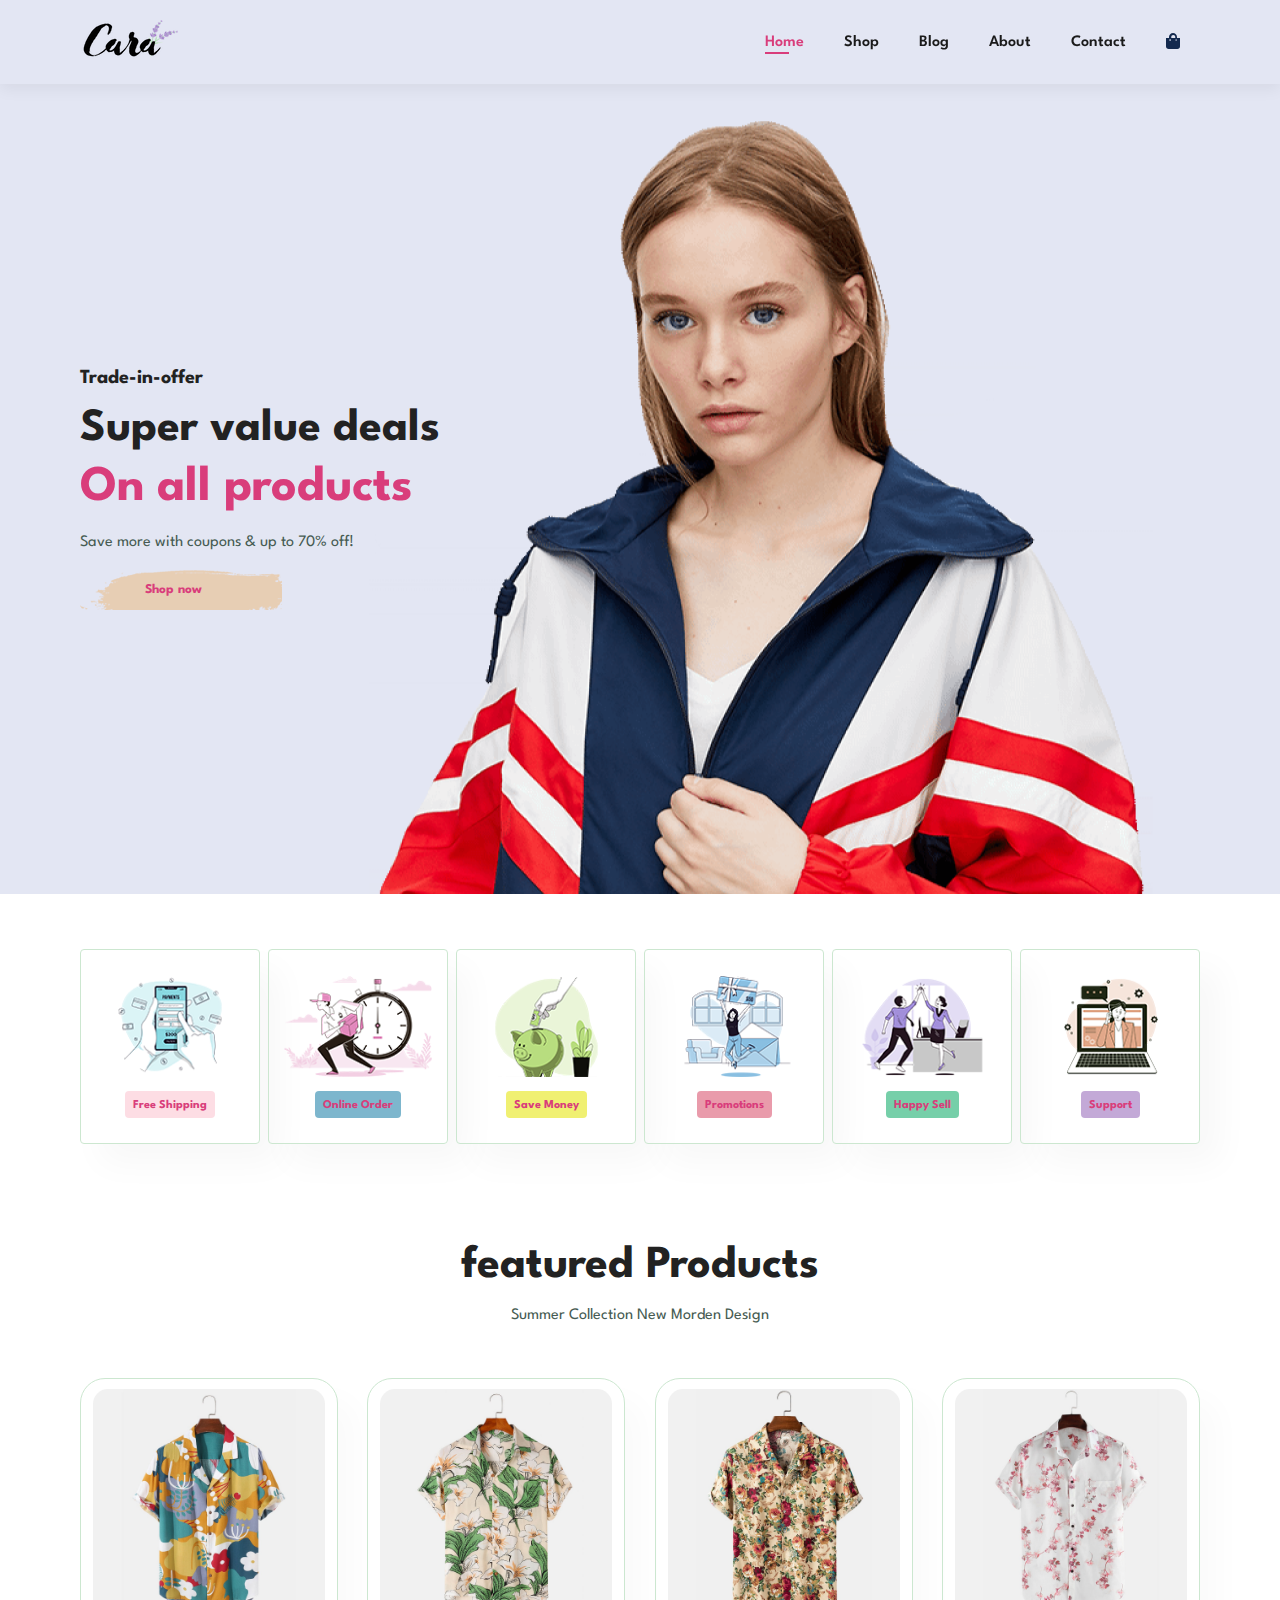
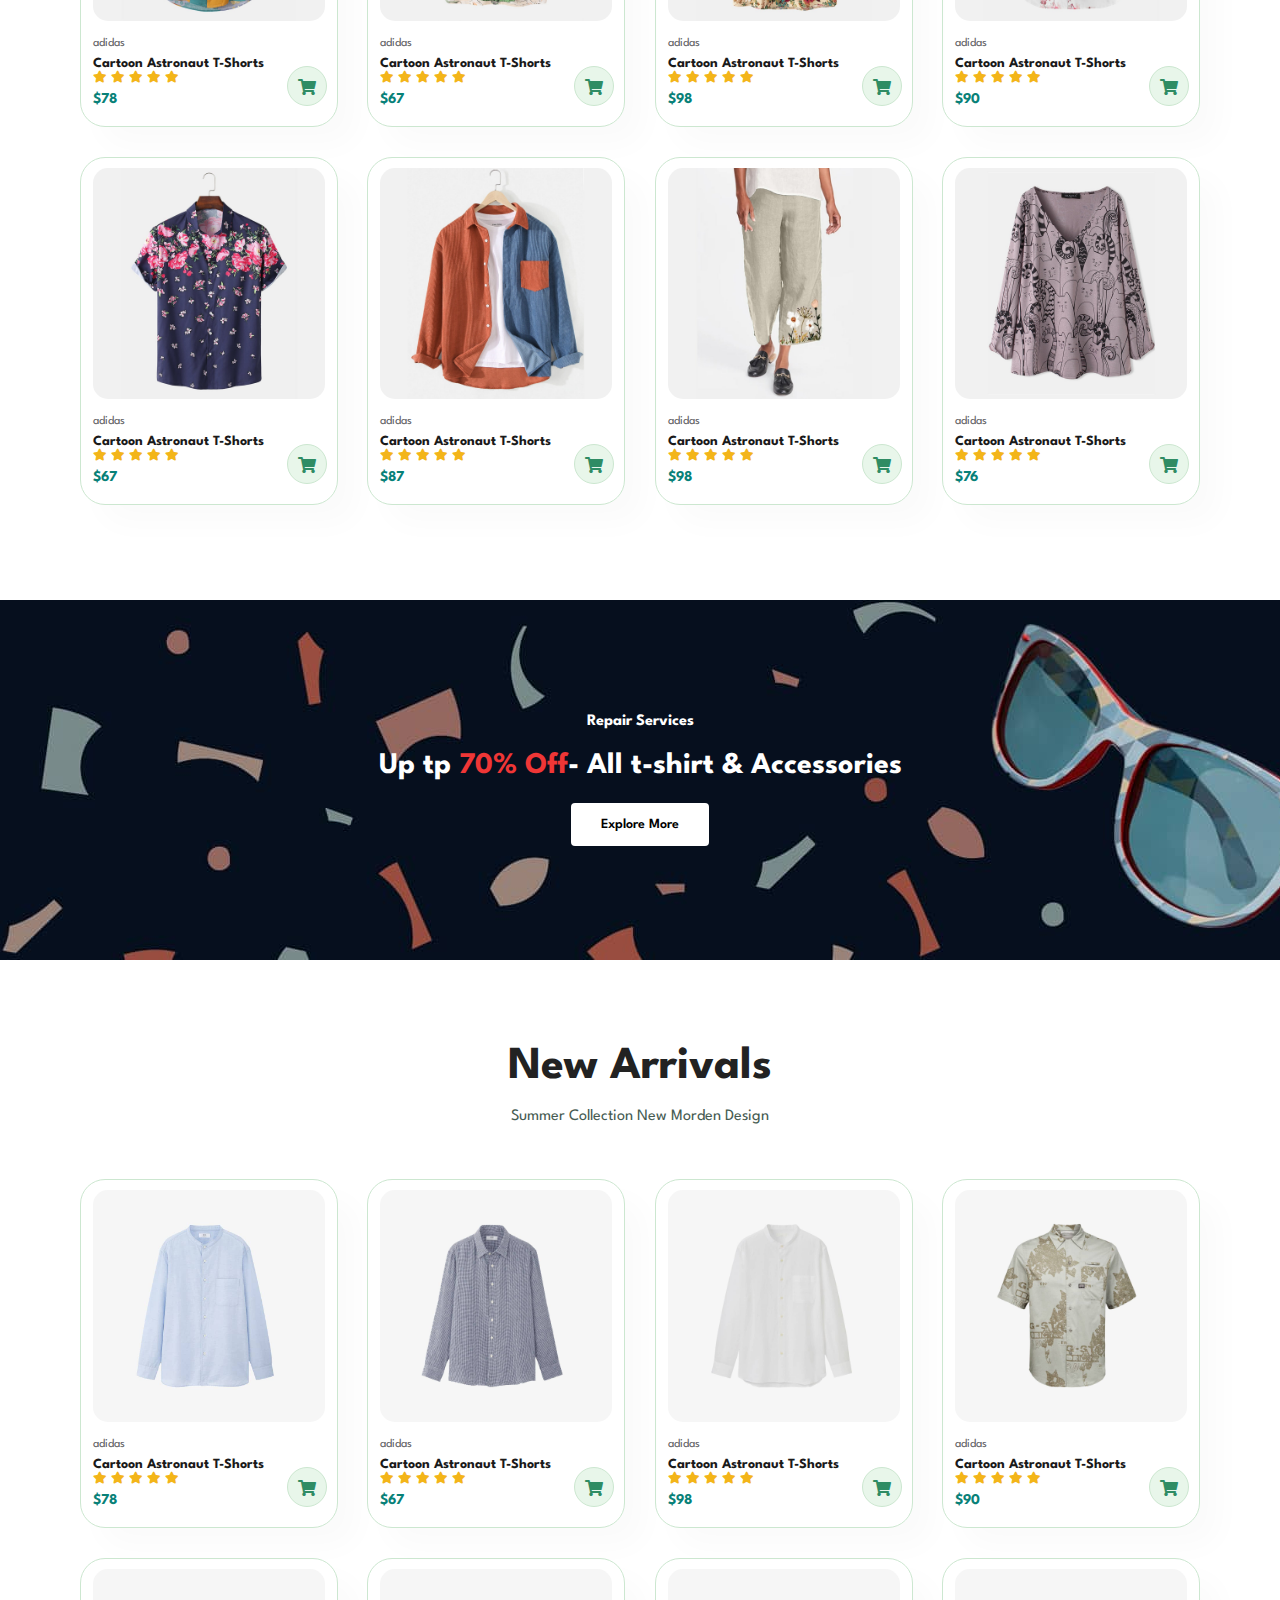
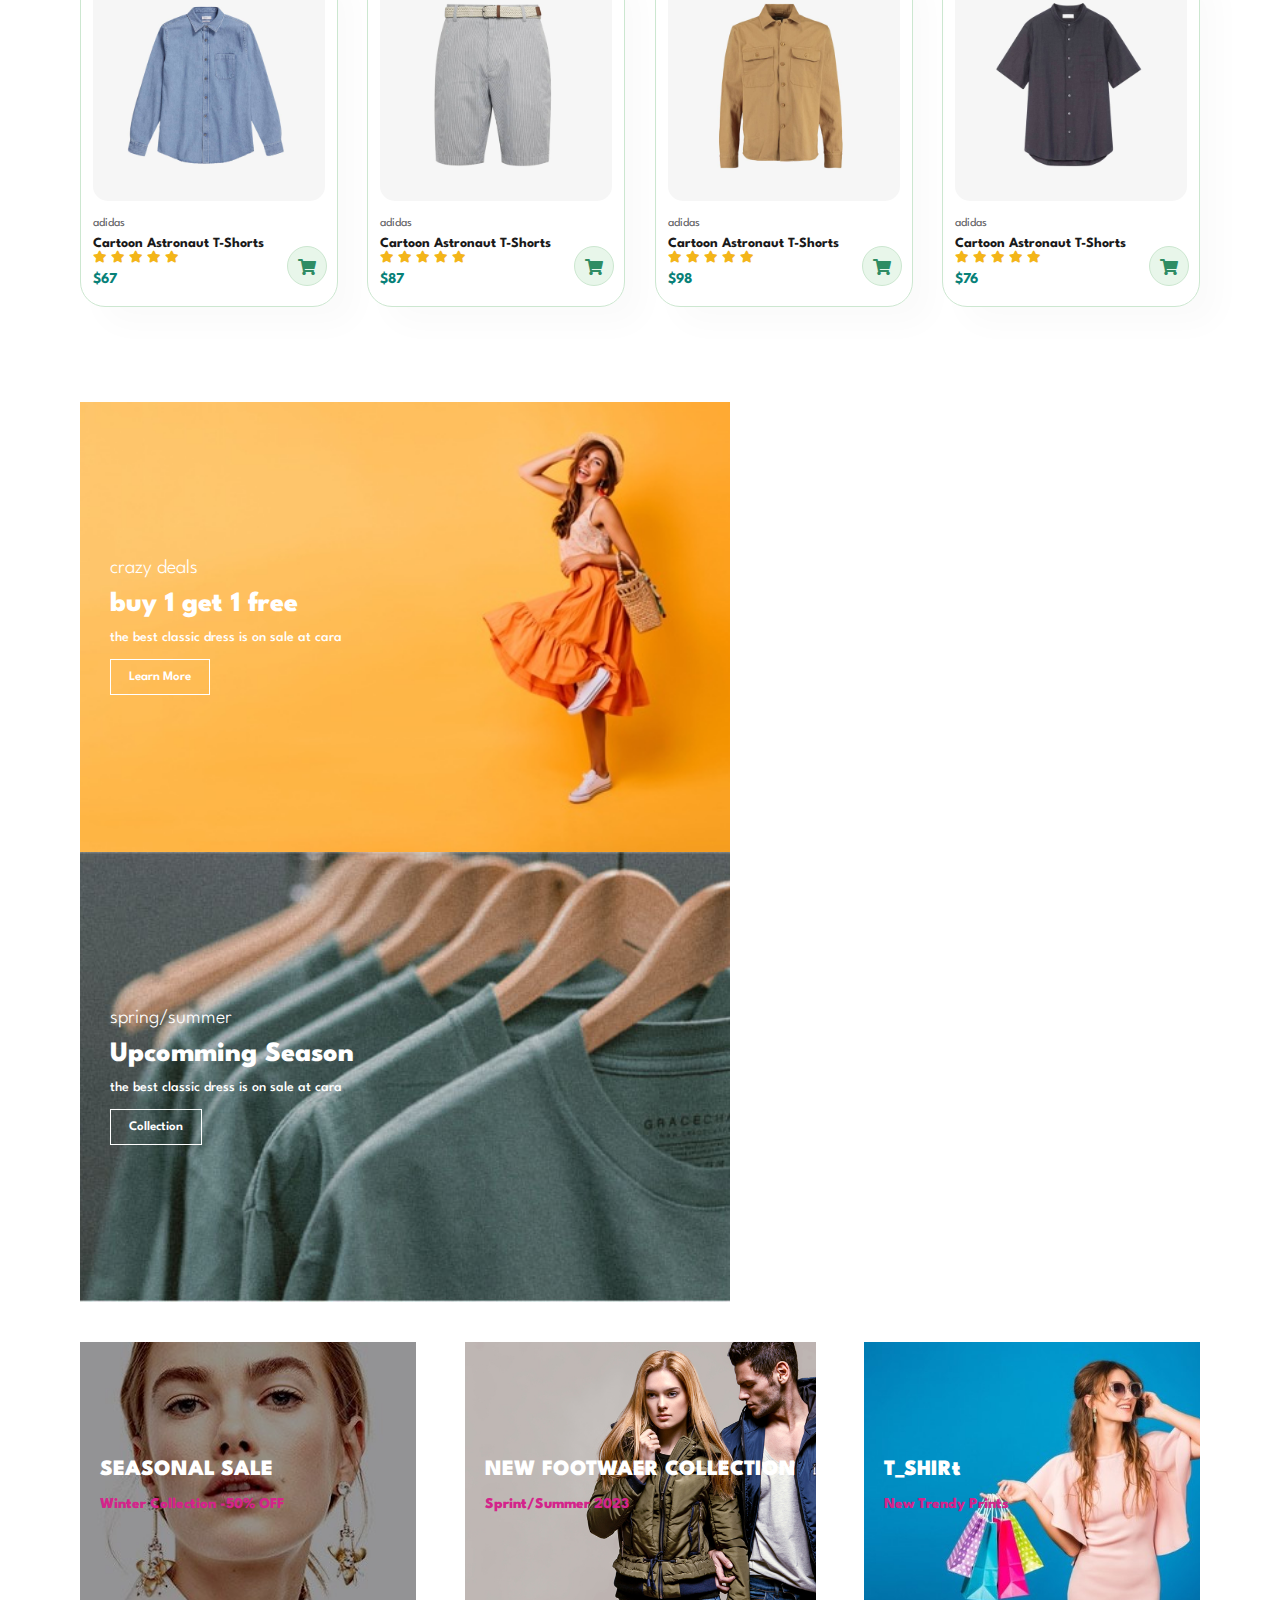
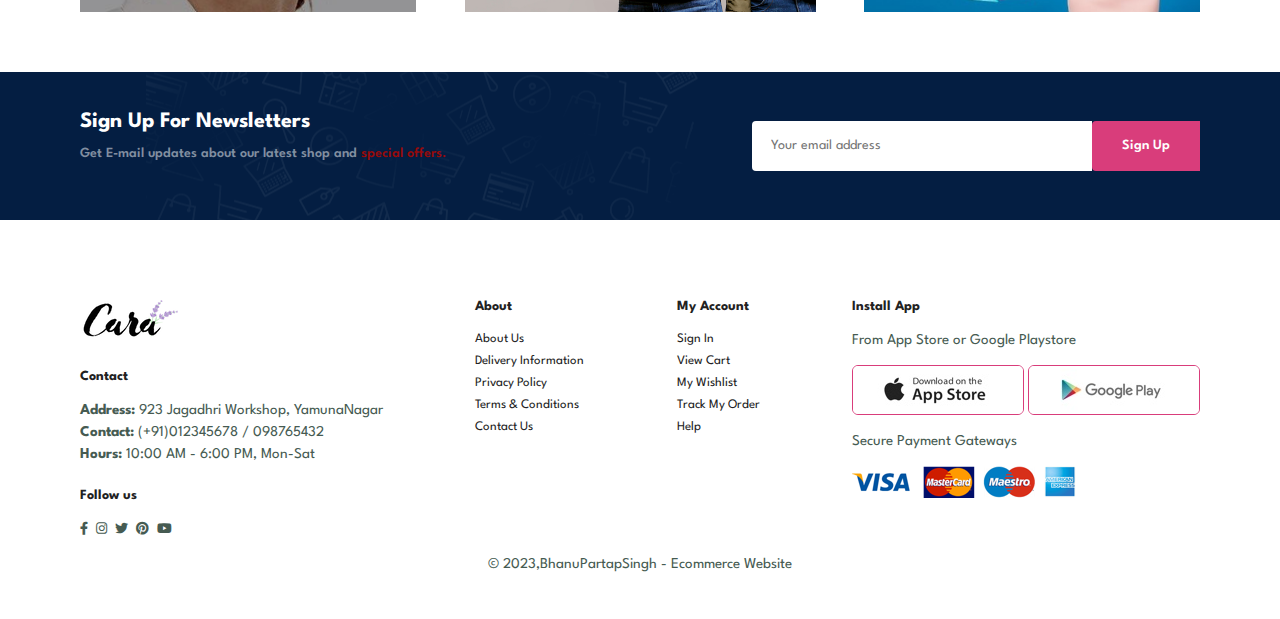
<file: index.html>
<!DOCTYPE html>
<html lang="en">
  <head>
    <meta charset="UTF-8" />
    <meta name="viewport" content="width=device-width, initial-scale=1.0" />
    <title>E-commerce Website</title>
    <link
      rel="stylesheet"
      href="https://use.fontawesome.com/releases/v5.15.4/css/all.css"
    />

    <link rel="stylesheet" href="style.css" />
  </head>
  <body>
    <section id="header">
      <a href="#"><img src="img/logo2.png" class="logo" alt="" /></a>

      <div>
        <ul id="navbar">
          <li><a class="active" href="index.html">Home</a></li>
          <li><a href="shop.html">Shop</a></li>
          <li><a href="blog.html">Blog</a></li>
          <li><a href="about.html">About</a></li>
          <li><a href="contact.html">Contact</a></li>
          <li id="lg-bag"><a href="cart.html"><i class="fas fa-shopping-bag" style="color: #13294e"></i></a></li>
          <a href="#" id="close"><i class="fas fa-times"></i></a>
        </ul>
      </div>
      <div id="mobile">
          <a href="cart.html"><i class="fas fa-shopping-bag" style="color: #13294e"></i></a>
          <i id="bar" class="fas fa-outdent"></i>
      </div>
    </section>

    <section id="hero">
      <h4>Trade-in-offer</h4>
      <h2>Super value deals</h2>
      <h1>On all products</h1>
      <p>Save more with coupons & up to 70% off!</p>
      <button>Shop now</button>
    </section>

    <section id="feature" class="section-p1">
      <div class="fe-box">
        <img src="img/features/f1.png" alt="" />
        <h6>Free Shipping</h6>
      </div>
      <div class="fe-box">
        <img src="img/features/f2.png" alt="" />
        <h6>Online Order</h6>
      </div>
      <div class="fe-box">
        <img src="img/features/f3.png" alt="" />
        <h6>Save Money</h6>
      </div>
      <div class="fe-box">
        <img src="img/features/f4.png" alt="" />
        <h6>Promotions</h6>
      </div>
      <div class="fe-box">
        <img src="img/features/f5.png" alt="" />
        <h6>Happy Sell</h6>
      </div>
      <div class="fe-box">
        <img src="img/features/f6.png" alt="" />
        <h6>Support</h6>
      </div>
    </section>

    <section id="product1" class="section-p1">
      <h2>featured Products</h2>
      <p>Summer Collection New Morden Design</p>
      <div class="pro-container">
        <div class="pro">
          <img src="img/product/f1.jpg" alt="" />
          <div class="des">
            <span>adidas</span>
            <h5>Cartoon Astronaut T-Shorts</h5>
            <div class="star">
              <i class="fas fa-star"></i>
              <i class="fas fa-star"></i>
              <i class="fas fa-star"></i>
              <i class="fas fa-star"></i>
              <i class="fas fa-star"></i>
            </div>
            <h4>$78</h4>
          </div>
          <a href="#"><i class="fas fa-shopping-cart cart"></i></a>
        </div>
        <div class="pro">
          <img src="img/product/f2.jpg" alt="" />
          <div class="des">
            <span>adidas</span>
            <h5>Cartoon Astronaut T-Shorts</h5>
            <div class="star">
              <i class="fas fa-star"></i>
              <i class="fas fa-star"></i>
              <i class="fas fa-star"></i>
              <i class="fas fa-star"></i>
              <i class="fas fa-star"></i>
            </div>
            <h4>$67</h4>
          </div>
          <a href="#"><i class="fas fa-shopping-cart cart"></i></a>
        </div>
        <div class="pro">
          <img src="img/product/f3.jpg" alt="" />
          <div class="des">
            <span>adidas</span>
            <h5>Cartoon Astronaut T-Shorts</h5>
            <div class="star">
              <i class="fas fa-star"></i>
              <i class="fas fa-star"></i>
              <i class="fas fa-star"></i>
              <i class="fas fa-star"></i>
              <i class="fas fa-star"></i>
            </div>
            <h4>$98</h4>
          </div>
          <a href="#"><i class="fas fa-shopping-cart cart"></i></a>
        </div>
        <div class="pro">
          <img src="img/product/f4.jpg" alt="" />
          <div class="des">
            <span>adidas</span>
            <h5>Cartoon Astronaut T-Shorts</h5>
            <div class="star">
              <i class="fas fa-star"></i>
              <i class="fas fa-star"></i>
              <i class="fas fa-star"></i>
              <i class="fas fa-star"></i>
              <i class="fas fa-star"></i>
            </div>
            <h4>$90</h4>
          </div>
          <a href="#"><i class="fas fa-shopping-cart cart"></i></a>
        </div>
        <div class="pro">
          <img src="img/product/f5.jpg" alt="" />
          <div class="des">
            <span>adidas</span>
            <h5>Cartoon Astronaut T-Shorts</h5>
            <div class="star">
              <i class="fas fa-star"></i>
              <i class="fas fa-star"></i>
              <i class="fas fa-star"></i>
              <i class="fas fa-star"></i>
              <i class="fas fa-star"></i>
            </div>
            <h4>$67</h4>
          </div>
          <a href="#"><i class="fas fa-shopping-cart cart"></i></a>
        </div>
        <div class="pro">
          <img src="img/product/f6.jpg" alt="" />
          <div class="des">
            <span>adidas</span>
            <h5>Cartoon Astronaut T-Shorts</h5>
            <div class="star">
              <i class="fas fa-star"></i>
              <i class="fas fa-star"></i>
              <i class="fas fa-star"></i>
              <i class="fas fa-star"></i>
              <i class="fas fa-star"></i>
            </div>
            <h4>$87</h4>
          </div>
          <a href="#"><i class="fas fa-shopping-cart cart"></i></a>
        </div>
        <div class="pro">
          <img src="img/product/f7.jpg" alt="" />
          <div class="des">
            <span>adidas</span>
            <h5>Cartoon Astronaut T-Shorts</h5>
            <div class="star">
              <i class="fas fa-star"></i>
              <i class="fas fa-star"></i>
              <i class="fas fa-star"></i>
              <i class="fas fa-star"></i>
              <i class="fas fa-star"></i>
            </div>
            <h4>$98</h4>
          </div>
          <a href="#"><i class="fas fa-shopping-cart cart"></i></a>
        </div>
        <div class="pro">
          <img src="img/product/f8.jpg" alt="" />
          <div class="des">
            <span>adidas</span>
            <h5>Cartoon Astronaut T-Shorts</h5>
            <div class="star">
              <i class="fas fa-star"></i>
              <i class="fas fa-star"></i>
              <i class="fas fa-star"></i>
              <i class="fas fa-star"></i>
              <i class="fas fa-star"></i>
            </div>
            <h4>$76</h4>
          </div>
          <a href="#"><i class="fas fa-shopping-cart cart"></i></a>
        </div>
      </div>
    </section>

    <section id="banner" class="section-m1">
      <h4>Repair Services</h4>
      <h2>Up tp <span>70% Off</span>- All t-shirt & Accessories</h2>
      <button class="normal">Explore More</button>
    </section>

    <section id="product1" class="section-p1">
      <h2>New Arrivals</h2>
      <p>Summer Collection New Morden Design</p>
      <div class="pro-container">
        <div class="pro">
          <img src="img/product/n1.jpg" alt="" />
          <div class="des">
            <span>adidas</span>
            <h5>Cartoon Astronaut T-Shorts</h5>
            <div class="star">
              <i class="fas fa-star"></i>
              <i class="fas fa-star"></i>
              <i class="fas fa-star"></i>
              <i class="fas fa-star"></i>
              <i class="fas fa-star"></i>
            </div>
            <h4>$78</h4>
          </div>
          <a href="#"><i class="fas fa-shopping-cart cart"></i></a>
        </div>
        <div class="pro">
          <img src="img/product/n2.jpg" alt="" />
          <div class="des">
            <span>adidas</span>
            <h5>Cartoon Astronaut T-Shorts</h5>
            <div class="star">
              <i class="fas fa-star"></i>
              <i class="fas fa-star"></i>
              <i class="fas fa-star"></i>
              <i class="fas fa-star"></i>
              <i class="fas fa-star"></i>
            </div>
            <h4>$67</h4>
          </div>
          <a href="#"><i class="fas fa-shopping-cart cart"></i></a>
        </div>
        <div class="pro">
          <img src="img/product/n3.jpg" alt="" />
          <div class="des">
            <span>adidas</span>
            <h5>Cartoon Astronaut T-Shorts</h5>
            <div class="star">
              <i class="fas fa-star"></i>
              <i class="fas fa-star"></i>
              <i class="fas fa-star"></i>
              <i class="fas fa-star"></i>
              <i class="fas fa-star"></i>
            </div>
            <h4>$98</h4>
          </div>
          <a href="#"><i class="fas fa-shopping-cart cart"></i></a>
        </div>
        <div class="pro">
          <img src="img/product/n4.jpg" alt="" />
          <div class="des">
            <span>adidas</span>
            <h5>Cartoon Astronaut T-Shorts</h5>
            <div class="star">
              <i class="fas fa-star"></i>
              <i class="fas fa-star"></i>
              <i class="fas fa-star"></i>
              <i class="fas fa-star"></i>
              <i class="fas fa-star"></i>
            </div>
            <h4>$90</h4>
          </div>
          <a href="#"><i class="fas fa-shopping-cart cart"></i></a>
        </div>
        <div class="pro">
          <img src="img/product/n5.jpg" alt="" />
          <div class="des">
            <span>adidas</span>
            <h5>Cartoon Astronaut T-Shorts</h5>
            <div class="star">
              <i class="fas fa-star"></i>
              <i class="fas fa-star"></i>
              <i class="fas fa-star"></i>
              <i class="fas fa-star"></i>
              <i class="fas fa-star"></i>
            </div>
            <h4>$67</h4>
          </div>
          <a href="#"><i class="fas fa-shopping-cart cart"></i></a>
        </div>
        <div class="pro">
          <img src="img/product/n6.jpg" alt="" />
          <div class="des">
            <span>adidas</span>
            <h5>Cartoon Astronaut T-Shorts</h5>
            <div class="star">
              <i class="fas fa-star"></i>
              <i class="fas fa-star"></i>
              <i class="fas fa-star"></i>
              <i class="fas fa-star"></i>
              <i class="fas fa-star"></i>
            </div>
            <h4>$87</h4>
          </div>
          <a href="#"><i class="fas fa-shopping-cart cart"></i></a>
        </div>
        <div class="pro">
          <img src="img/product/n7.jpg" alt="" />
          <div class="des">
            <span>adidas</span>
            <h5>Cartoon Astronaut T-Shorts</h5>
            <div class="star">
              <i class="fas fa-star"></i>
              <i class="fas fa-star"></i>
              <i class="fas fa-star"></i>
              <i class="fas fa-star"></i>
              <i class="fas fa-star"></i>
            </div>
            <h4>$98</h4>
          </div>
          <a href="#"><i class="fas fa-shopping-cart cart"></i></a>
        </div>
        <div class="pro">
          <img src="img/product/n8.jpg" alt="" />
          <div class="des">
            <span>adidas</span>
            <h5>Cartoon Astronaut T-Shorts</h5>
            <div class="star">
              <i class="fas fa-star"></i>
              <i class="fas fa-star"></i>
              <i class="fas fa-star"></i>
              <i class="fas fa-star"></i>
              <i class="fas fa-star"></i>
            </div>
            <h4>$76</h4>
          </div>
          <a href="#"><i class="fas fa-shopping-cart cart"></i></a>
        </div>
      </div>
    </section>

    <section id="sm-banner" class="section-p1">
      <div class="banner-box">
        <h4>crazy deals</h4>
        <h2>buy 1 get 1 free</h2>
        <span>the best classic dress is on sale at cara</span>
        <button class="white">Learn More</button>
      </div>
      <div class="banner-box banner-box2">
        <h4>spring/summer</h4>
        <h2>Upcomming Season</h2>
        <span>the best classic dress is on sale at cara</span>
        <button class="white">Collection</button>
      </div>
    </section>

    <section id="banner3">
      <div class="banner-box">
        <h2>SEASONAL SALE</h2>
        <h3>Winter Collection -50% OFF</h3>
      </div>
      <div class="banner-box banner-box2">
        <h2>NEW FOOTWAER COLLECTION</h2>
        <h3>Sprint/Summer 2023</h3>
      </div>
      <div class="banner-box banner-box3">
        <h2>T_SHIRt</h2>
        <h3>New Trendy Prints</h3>
      </div>
    </section>

    <section id="newsletters" class="section-p1 section-m1">
      <div class="newstext">
        <h4>Sign Up For Newsletters</h4>
        <p>
          Get E-mail updates about our latest shop and
          <span>special offers.</span>
        </p>
      </div>
      <div class="form">
        <input type="text" placeholder="Your email address" />
        <button class="normal">Sign Up</button>
      </div>
    </section>

    <footer class="section-p1">
      <div class="col">
        <img class="logo" src="img/logo2.png" alt="" />
        <h4>Contact</h4>
        <p><strong>Address:</strong> 923 Jagadhri Workshop, YamunaNagar</p>
        <p><strong>Contact:</strong> (+91)012345678 / 098765432</p>
        <p><strong>Hours:</strong> 10:00 AM - 6:00 PM, Mon-Sat</p>
        <div class="follow">
          <h4>Follow us</h4>
          <div class="icon">
            <a href="#"><i class="fab fa-facebook-f"></i></a>
            <a href="#"><i class="fab fa-instagram"></i></a>
            <a href="#"><i class="fab fa-twitter"></i></a>
            <a href="#"><i class="fab fa-pinterest"></i></a>
            <a href="#"><i class="fab fa-youtube"></i></a>
          </div>
        </div>
      </div>

      <div class="col">
        <h4>About</h4>
        <a href="#">About Us</a>
        <a href="#">Delivery Information</a>
        <a href="#">Privacy Policy</a>
        <a href="#">Terms & Conditions</a>
        <a href="#">Contact Us</a>
      </div>
      <div class="col">
        <h4>My Account</h4>
        <a href="#">Sign In</a>
        <a href="#">View Cart</a>
        <a href="#">My Wishlist</a>
        <a href="#">Track My Order</a>
        <a href="#">Help</a>
      </div>
      <div class="col install">
        <h4>Install App</h4>
        <p>From App Store or Google Playstore</p>
        <div class="row">
          <img src="img/pay/app.jpg" alt="" />
          <img src="img/pay/play.jpg" alt="" />
        </div>
        <p>Secure Payment Gateways</p>
        <img src="img/pay/pay.png" alt="" />
      </div>
      <div class="copyright">
          <p>  &copy; 2023,BhanuPartapSingh - Ecommerce Website</p>
        </div>
    </footer>
    <script src="script.js"></script>
  </body>
</html>
</file>
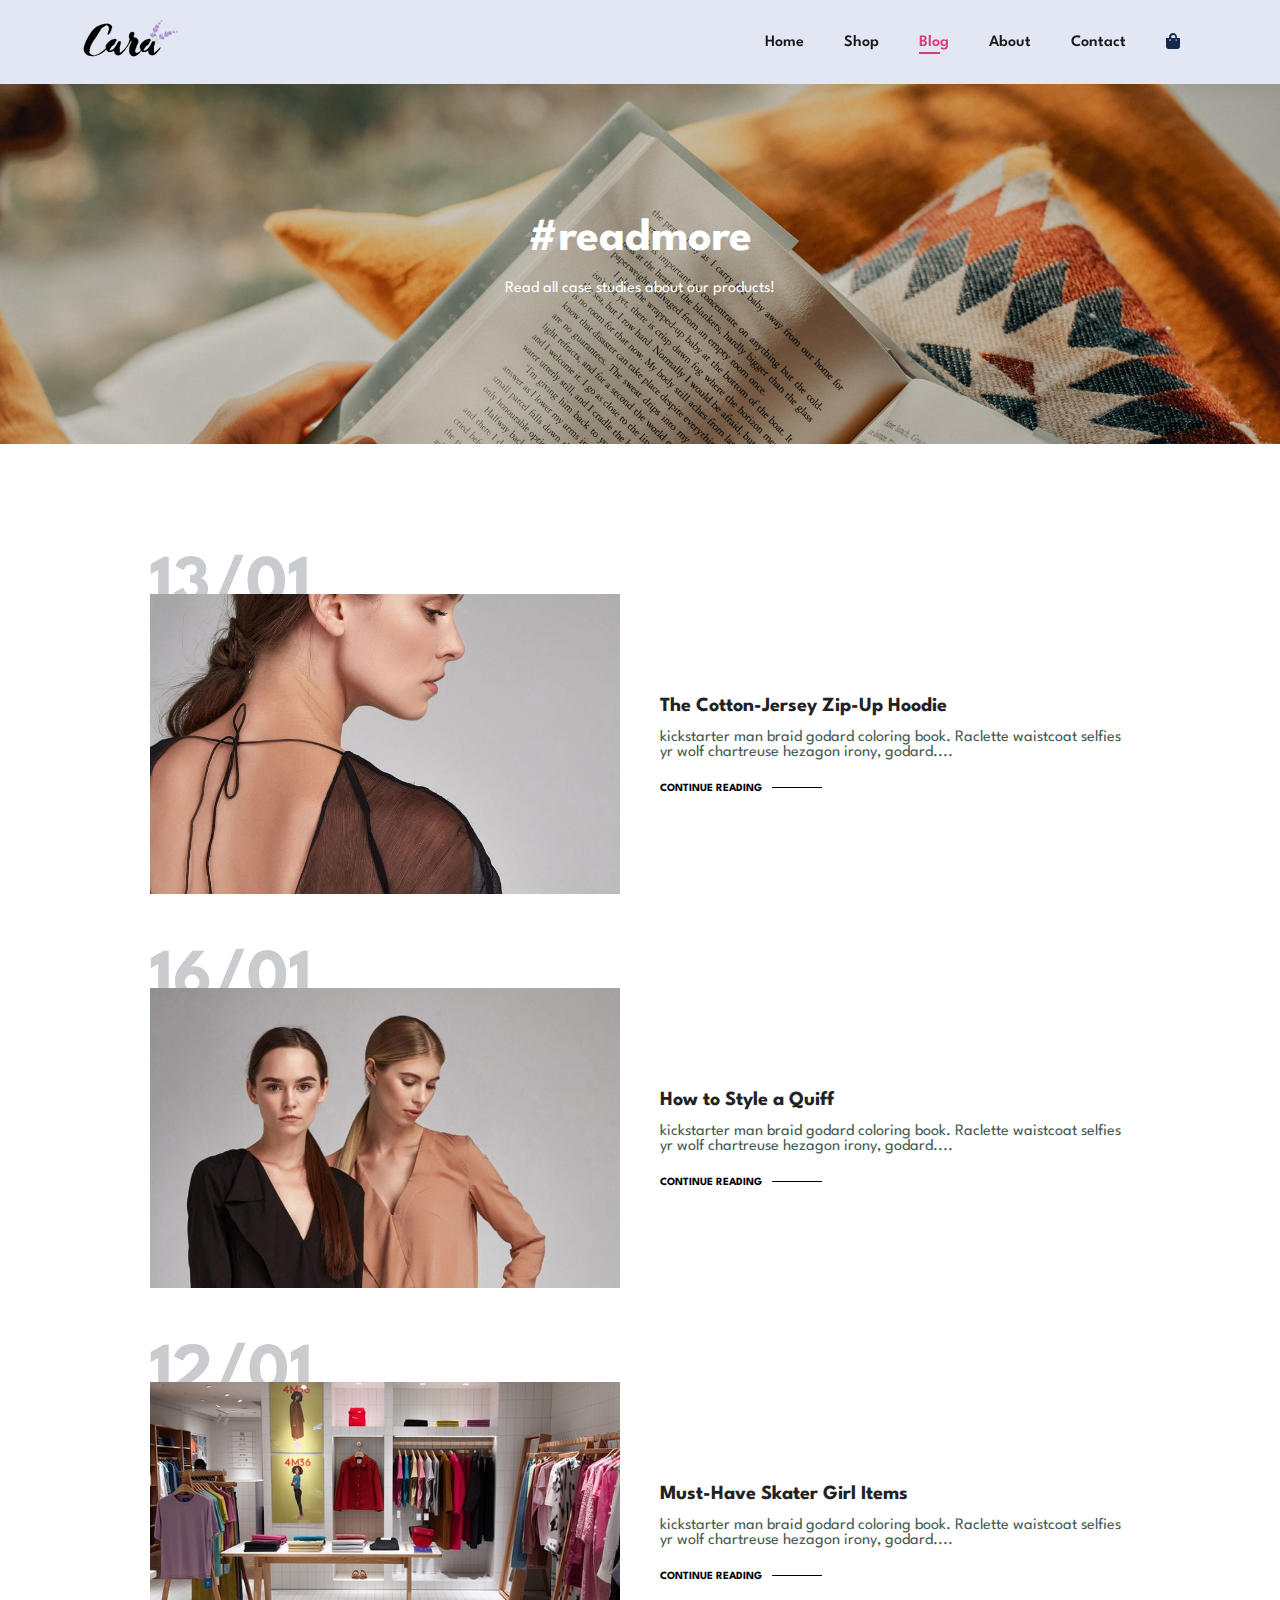
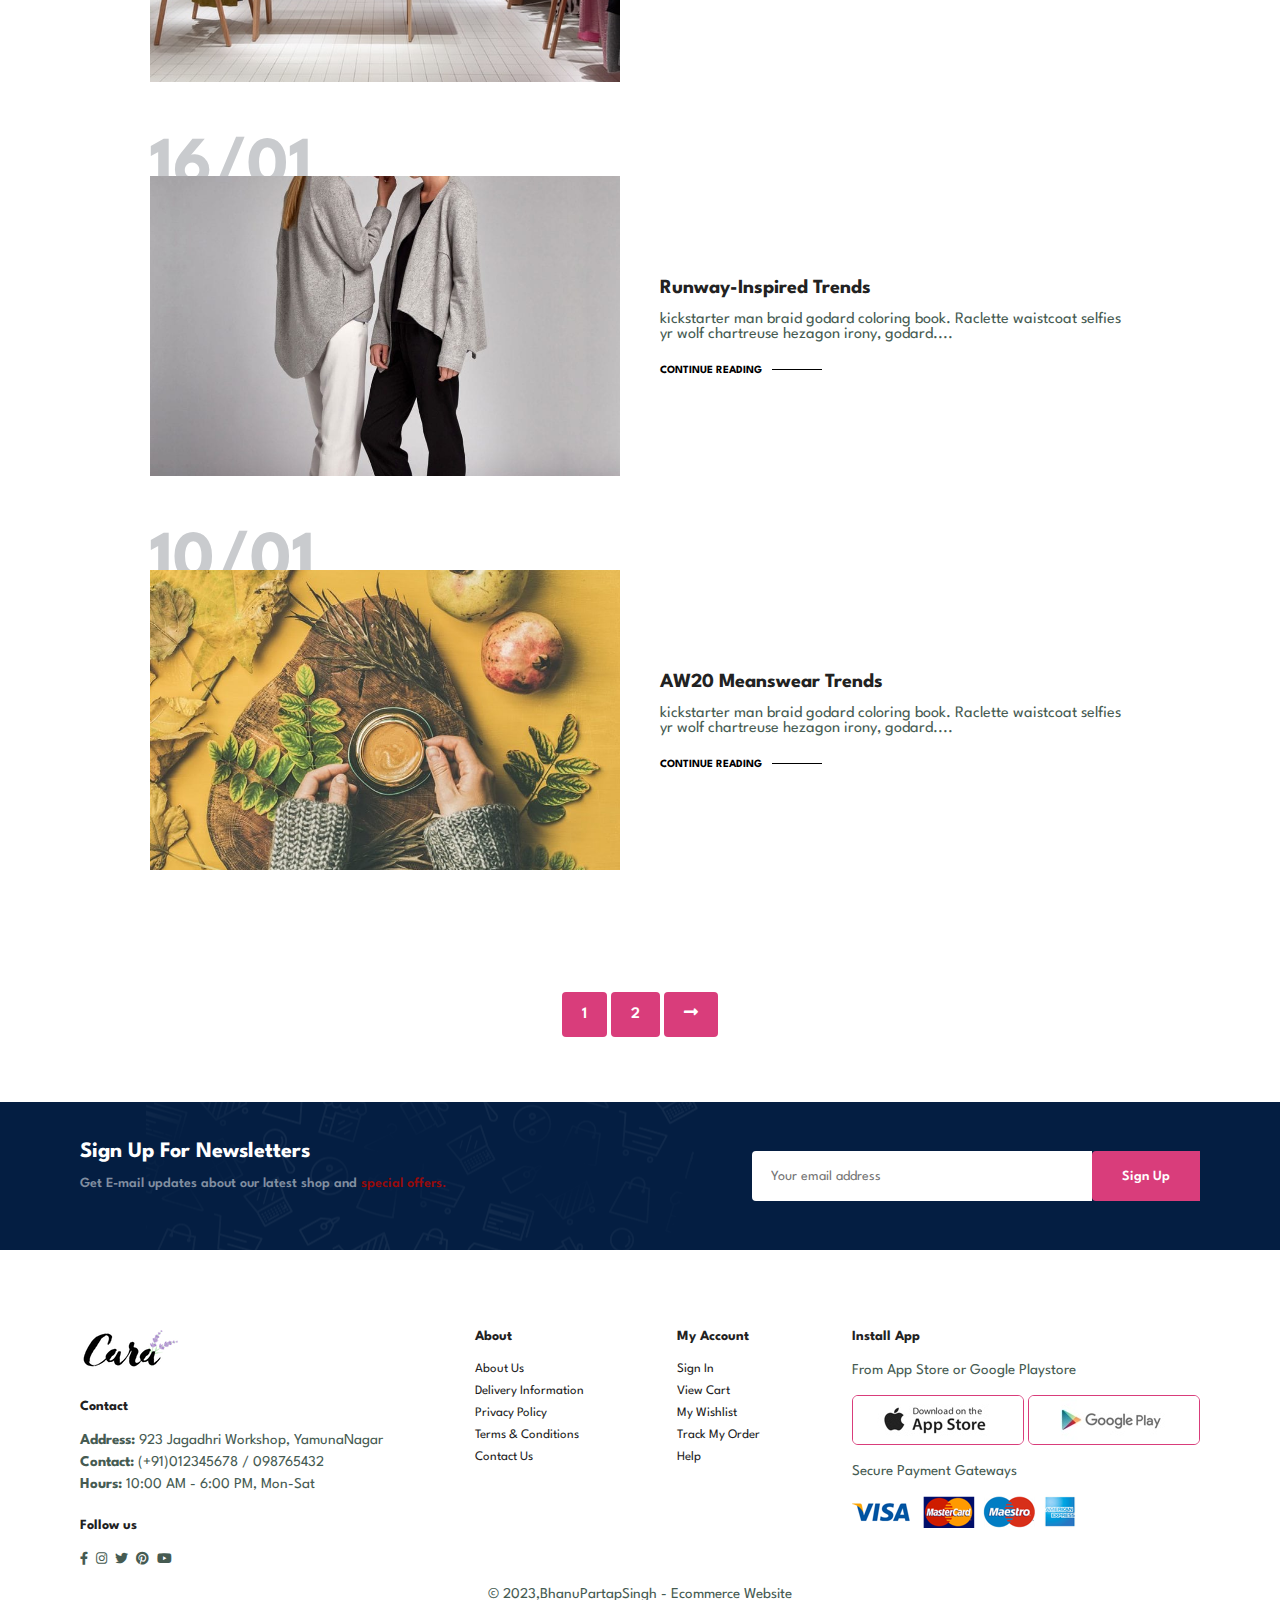
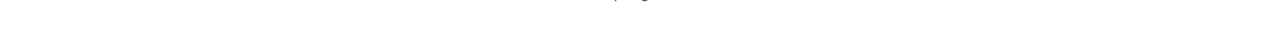
<file: blog.html>
<!DOCTYPE html>
<html lang="en">
  <head>
    <meta charset="UTF-8" />
    <meta name="viewport" content="width=device-width, initial-scale=1.0" />
    <title>E-commerce Website</title>
    <link
      rel="stylesheet"
      href="https://use.fontawesome.com/releases/v5.15.4/css/all.css"
    />

    <link rel="stylesheet" href="style.css" />
  </head>
  <body>
    <section id="header">
      <a href="#"><img src="img/logo2.png" class="logo" alt="" /></a>

      <div>
        <ul id="navbar">
          <li><a href="index.html">Home</a></li>
          <li><a href="shop.html">Shop</a></li>
          <li><a class="active" href="Blog.html">Blog</a></li>
          <li><a href="about.html">About</a></li>
          <li><a href="contact.html">Contact</a></li>
          <li id="lg-bag">
            <a href="cart.html"
              ><i class="fas fa-shopping-bag" style="color: #13294e"></i
            ></a>
          </li>
          <a href="#" id="close"><i class="fas fa-times"></i></a>
        </ul>
      </div>
      <div id="mobile">
        <a href="cart.html"
          ><i class="fas fa-shopping-bag" style="color: #13294e"></i
        ></a>
        <i id="bar" class="fas fa-outdent"></i>
      </div>
    </section>

    <section id="page-header" class="blog-header">
      <h2>#readmore</h2>

      <p>Read all case studies about our products!</p>
    </section>

    <section id="blog">
        <div class="blog-box">
            <div class="blog-img">
                <img src="img/blog/b1 (1).jpg" alt="">
            </div>
            <div class="blog-details">
              <h4>The Cotton-Jersey Zip-Up Hoodie</h4>
              <p>kickstarter man braid godard coloring book. Raclette waistcoat selfies yr wolf chartreuse hezagon irony, godard....</p>
              <a href="#">CONTINUE READING</a>
            </div>
            <h1>13/01</h1>
        </div>
        <div class="blog-box">
            <div class="blog-img">
                <img src="img/blog/b2 (1).jpg" alt="">
            </div>
            <div class="blog-details">
              <h4>How to Style a Quiff</h4>
              <p>kickstarter man braid godard coloring book. Raclette waistcoat selfies yr wolf chartreuse hezagon irony, godard....</p>
              <a href="#">CONTINUE READING</a>
            </div>
            <h1>16/01</h1>
        </div>
        <div class="blog-box">
            <div class="blog-img">
                <img src="img/blog/b3.jpg" alt="">
            </div>
            <div class="blog-details">
              <h4>Must-Have Skater Girl Items</h4>
              <p>kickstarter man braid godard coloring book. Raclette waistcoat selfies yr wolf chartreuse hezagon irony, godard....</p>
              <a href="#">CONTINUE READING</a>
            </div>
            <h1>12/01</h1>
        </div>
        <div class="blog-box">
            <div class="blog-img">
                <img src="img/blog/b4 (1).jpg" alt="">
            </div>
            <div class="blog-details">
              <h4>Runway-Inspired Trends</h4>
              <p>kickstarter man braid godard coloring book. Raclette waistcoat selfies yr wolf chartreuse hezagon irony, godard....</p>
              <a href="#">CONTINUE READING</a>
            </div>
            <h1>16/01</h1>
        </div>
        <div class="blog-box">
            <div class="blog-img">
                <img src="img/blog/b6.jpg" alt="">
            </div>
            <div class="blog-details">
              <h4>AW20 Meanswear Trends</h4>
              <p>kickstarter man braid godard coloring book. Raclette waistcoat selfies yr wolf chartreuse hezagon irony, godard....</p>
              <a href="#">CONTINUE READING</a>
            </div>
            <h1>10/01</h1>
        </div>
    </section>
    <section id="pagination" class="section-p1">
      <a href="#">1</a>
      <a href="#">2</a>
      <a href="#"><i class="fas fa-long-arrow-alt-right"></i></a>
    </section>

    <section id="newsletters" class="section-p1 section-m1">
      <div class="newstext">
        <h4>Sign Up For Newsletters</h4>
        <p>
          Get E-mail updates about our latest shop and
          <span>special offers.</span>
        </p>
      </div>
      <div class="form">
        <input type="text" placeholder="Your email address" />
        <button class="normal">Sign Up</button>
      </div>
    </section>

    <footer class="section-p1">
      <div class="col">
        <img class="logo" src="img/logo2.png" alt="" />
        <h4>Contact</h4>
        <p><strong>Address:</strong> 923 Jagadhri Workshop, YamunaNagar</p>
        <p><strong>Contact:</strong> (+91)012345678 / 098765432</p>
        <p><strong>Hours:</strong> 10:00 AM - 6:00 PM, Mon-Sat</p>
        <div class="follow">
          <h4>Follow us</h4>
          <div class="icon">
            <a href="#"><i class="fab fa-facebook-f"></i></a>
            <a href="#"><i class="fab fa-instagram"></i></a>
            <a href="#"><i class="fab fa-twitter"></i></a>
            <a href="#"><i class="fab fa-pinterest"></i></a>
            <a href="#"><i class="fab fa-youtube"></i></a>
          </div>
        </div>
      </div>

      <div class="col">
        <h4>About</h4>
        <a href="#">About Us</a>
        <a href="#">Delivery Information</a>
        <a href="#">Privacy Policy</a>
        <a href="#">Terms & Conditions</a>
        <a href="#">Contact Us</a>
      </div>
      <div class="col">
        <h4>My Account</h4>
        <a href="#">Sign In</a>
        <a href="#">View Cart</a>
        <a href="#">My Wishlist</a>
        <a href="#">Track My Order</a>
        <a href="#">Help</a>
      </div>
      <div class="col install">
        <h4>Install App</h4>
        <p>From App Store or Google Playstore</p>
        <div class="row">
          <img src="img/pay/app.jpg" alt="" />
          <img src="img/pay/play.jpg" alt="" />
        </div>
        <p>Secure Payment Gateways</p>
        <img src="img/pay/pay.png" alt="" />
      </div>
      <div class="copyright">
        <p>&copy; 2023,BhanuPartapSingh - Ecommerce Website</p>
      </div>
    </footer>
    <script src="script.js"></script>
  </body>
</html>
</file>
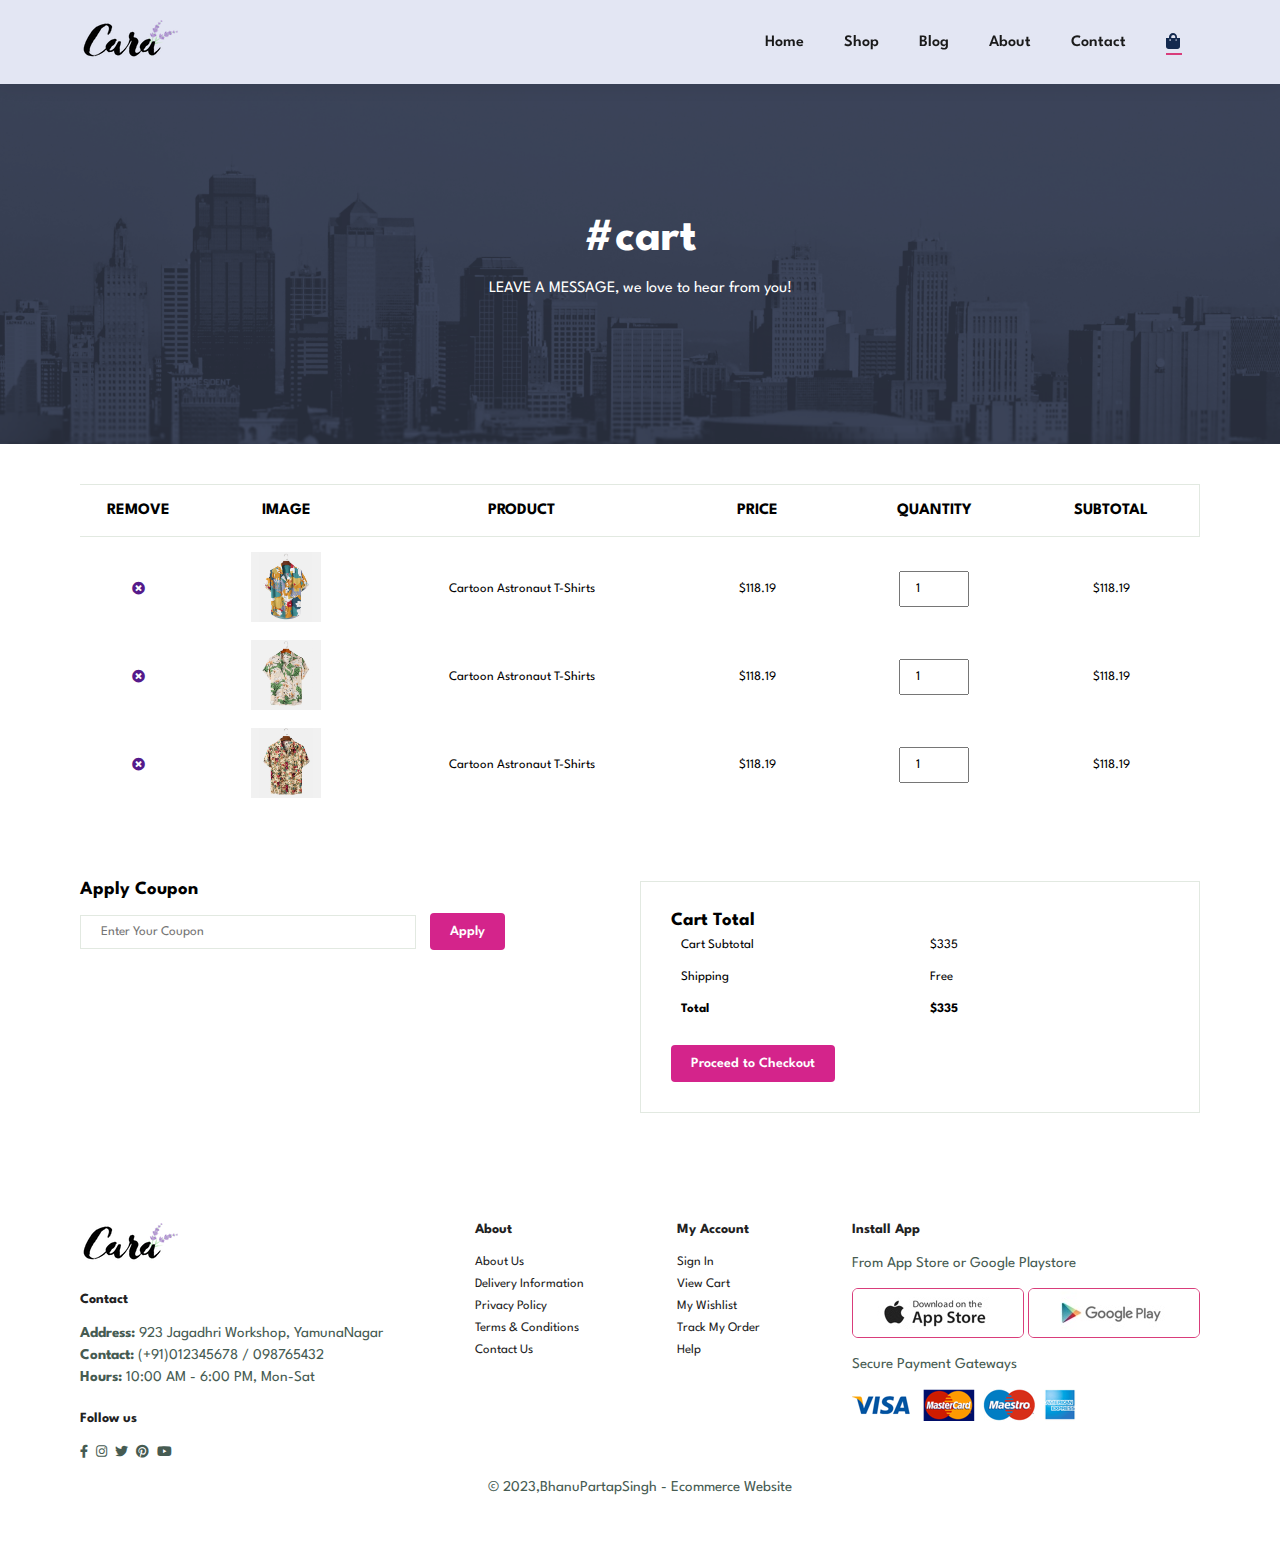
<file: cart.html>
<!DOCTYPE html>
<html lang="en">
  <head>
    <meta charset="UTF-8" />
    <meta name="viewport" content="width=device-width, initial-scale=1.0" />
    <title>E-commerce Website</title>
    <link
      rel="stylesheet"
      href="https://use.fontawesome.com/releases/v5.15.4/css/all.css"
    />

    <link rel="stylesheet" href="style.css" />
  </head>
  <body>
    <section id="header">
      <a href="#"><img src="img/logo2.png" class="logo" alt="" /></a>

      <div>
        <ul id="navbar">
          <li><a href="index.html">Home</a></li>
          <li><a href="shop.html">Shop</a></li>
          <li><a href="Blog.html">Blog</a></li>
          <li><a href="about.html">About</a></li>
          <li><a  href="contact.html">Contact</a></li>
          <li id="lg-bag">
            <a class="active" href="cart.html"
              ><i class="fas fa-shopping-bag" style="color: #13294e"></i
            ></a>
          </li>
          <a href="#" id="close"><i class="fas fa-times"></i></a>
        </ul>
      </div>
      <div id="mobile">
        <a href="cart.html"
          ><i class="fas fa-shopping-bag" style="color: #13294e"></i
        ></a>
        <i id="bar" class="fas fa-outdent"></i>
      </div>
    </section>

    <section id="page-header" class="about-header">
      <h2>#cart</div></h2>

      <p>LEAVE A MESSAGE, we love to hear from you!</p>
    </section>

    <section id="cart" class="section-p1">
        <table width="100%">
            <thead>
                <tr>
                    <td>REMOVE</td>
                    <td>IMAGE</td>
                    <td>PRODUCT</td>
                    <td>PRICE</td>
                    <td>QUANTITY</td>
                    <td>SUBTOTAL</td>
                </tr>
            </thead>
            <TR>
                <td><a href=""><i class="fas fa-times-circle"></i></a></td>
                <td><img src="img/product/f1.jpg" alt=""></td>
                <td>Cartoon Astronaut T-Shirts</td>
                <td>$118.19</td>
                <td><input type="number" value="1"></td>
                <td>$118.19</td>
            </TR>
            <TR>
                <td><a href=""><i class="fas fa-times-circle"></i></a></td>
                <td><img src="img/product/f2.jpg" alt=""></td>
                <td>Cartoon Astronaut T-Shirts</td>
                <td>$118.19</td>
                <td><input type="number" value="1"></td>
                <td>$118.19</td>
            </TR>
            <TR>
                <td><a href=""><i class="fas fa-times-circle"></i></a></td>
                <td><img src="img/product/f3.jpg" alt=""></td>
                <td>Cartoon Astronaut T-Shirts</td>
                <td>$118.19</td>
                <td><input type="number" value="1"></td>
                <td>$118.19</td>
            </TR>
        </table>

    </section>

     <section id="cart-add" class="section-p1">
        <div id="coupon">
            <h3>Apply Coupon</h3>
            <div>
                <input type="text" placeholder="Enter Your Coupon">
                <button class="normal">Apply</button>
            </div>
        </div>
        <div id="subtotal">
            <h3>Cart Total</h3>
            <table>
                <tr>
                    <td>Cart Subtotal</td>
                    <td>$335</td>
                </tr>
                <tr>
                    <td>Shipping</td>
                    <td>Free</td>
                </tr>
                <tr>
                    <td><strong>Total</strong></td>
                    <td><strong>$335</strong></td>
                </tr>

            </table>
            <button class="normal">Proceed to Checkout</button>
         </div>
     </section>


    <footer class="section-p1">
      <div class="col">
        <img class="logo" src="img/logo2.png" alt="" />
        <h4>Contact</h4>
        <p><strong>Address:</strong> 923 Jagadhri Workshop, YamunaNagar</p>
        <p><strong>Contact:</strong> (+91)012345678 / 098765432</p>
        <p><strong>Hours:</strong> 10:00 AM - 6:00 PM, Mon-Sat</p>
        <div class="follow">
          <h4>Follow us</h4>
          <div class="icon">
            <a href="#"><i class="fab fa-facebook-f"></i></a>
            <a href="#"><i class="fab fa-instagram"></i></a>
            <a href="#"><i class="fab fa-twitter"></i></a>
            <a href="#"><i class="fab fa-pinterest"></i></a>
            <a href="#"><i class="fab fa-youtube"></i></a>
          </div>
        </div>
      </div>

      <div class="col">
        <h4>About</h4>
        <a href="#">About Us</a>
        <a href="#">Delivery Information</a>
        <a href="#">Privacy Policy</a>
        <a href="#">Terms & Conditions</a>
        <a href="#">Contact Us</a>
      </div>
      <div class="col">
        <h4>My Account</h4>
        <a href="#">Sign In</a>
        <a href="#">View Cart</a>
        <a href="#">My Wishlist</a>
        <a href="#">Track My Order</a>
        <a href="#">Help</a>
      </div>
      <div class="col install">
        <h4>Install App</h4>
        <p>From App Store or Google Playstore</p>
        <div class="row">
          <img src="img/pay/app.jpg" alt="" />
          <img src="img/pay/play.jpg" alt="" />
        </div>
        <p>Secure Payment Gateways</p>
        <img src="img/pay/pay.png" alt="" />
      </div>
      <div class="copyright">
        <p>&copy; 2023,BhanuPartapSingh - Ecommerce Website</p>
      </div>
    </footer>
    <script src="script.js"></script>
  </body>
</html>
</file>
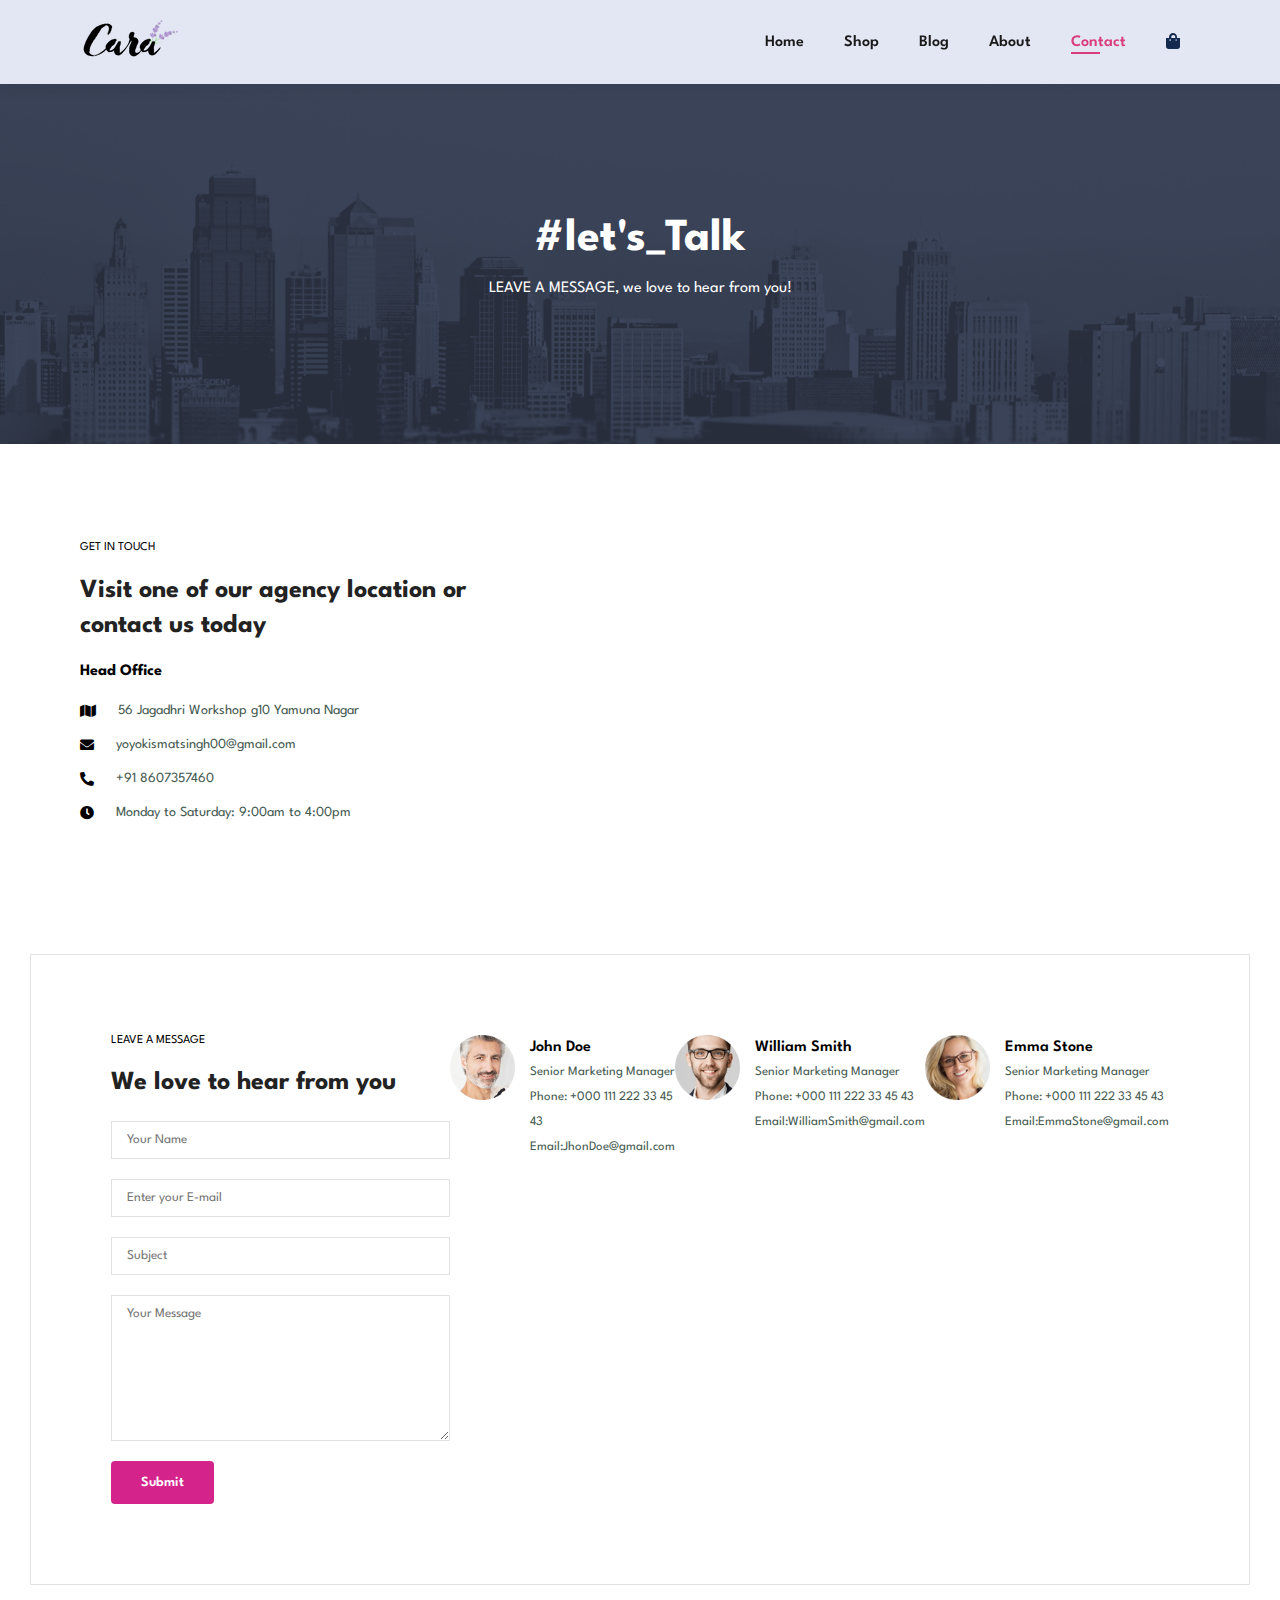
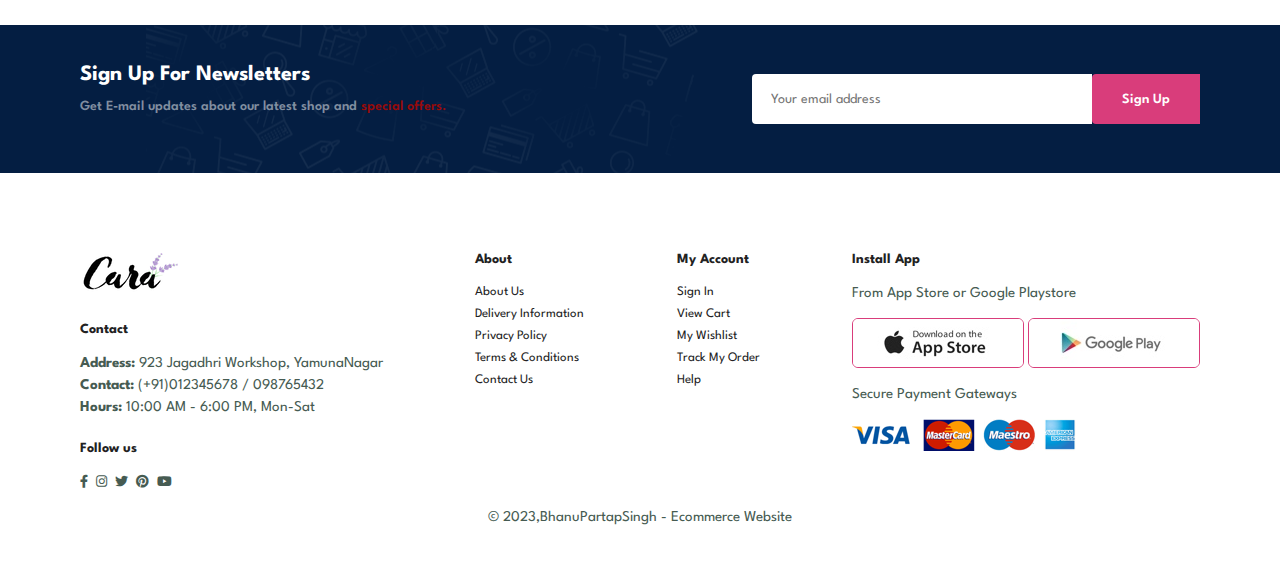
<file: contact.html>
<!DOCTYPE html>
<html lang="en">
  <head>
    <meta charset="UTF-8" />
    <meta name="viewport" content="width=device-width, initial-scale=1.0" />
    <title>E-commerce Website</title>
    <link
      rel="stylesheet"
      href="https://use.fontawesome.com/releases/v5.15.4/css/all.css"
    />

    <link rel="stylesheet" href="style.css" />
  </head>
  <body>
    <section id="header">
      <a href="#"><img src="img/logo2.png" class="logo" alt="" /></a>

      <div>
        <ul id="navbar">
          <li><a href="index.html">Home</a></li>
          <li><a href="shop.html">Shop</a></li>
          <li><a href="Blog.html">Blog</a></li>
          <li><a href="about.html">About</a></li>
          <li><a class="active" href="contact.html">Contact</a></li>
          <li id="lg-bag">
            <a href="cart.html"
              ><i class="fas fa-shopping-bag" style="color: #13294e"></i
            ></a>
          </li>
          <a href="#" id="close"><i class="fas fa-times"></i></a>
        </ul>
      </div>
      <div id="mobile">
        <a href="cart.html"
          ><i class="fas fa-shopping-bag" style="color: #13294e"></i
        ></a>
        <i id="bar" class="fas fa-outdent"></i>
      </div>
    </section>

    <section id="page-header" class="about-header">
      <h2>#let's_Talk</h2>

      <p>LEAVE A MESSAGE, we love to hear from you!</p>
    </section>

    <section id="contact-details" class="section-p1">
      <div class="details">
        <span>GET IN TOUCH</span>
        <h2>Visit one of our agency location or contact us today</h2>
        <h3>Head Office</h3>
        <div>
            <li>
                <i class="fas fa-map"></i>
                <p>56 Jagadhri Workshop g10 Yamuna Nagar</p>
            </li>
            <li>
                <i class="fas fa-envelope"></i>
                <p>yoyokismatsingh00@gmail.com</p>
            </li>
            <li>
                <i class="fas fa-phone-alt"></i>
                <p>+91 8607357460</p>
            </li>
            <li>
                <i class="fas fa-clock"></i>
                <p>Monday to Saturday: 9:00am to 4:00pm</p>
            </li>
        </div>
      </div>
      <div class="map">
        <iframe src="https://www.google.com/maps/embed?pb=!1m18!1m12!1m3!1d27605.373139402585!2d77.24961254557192!3d30.132208058854978!2m3!1f0!2f0!3f0!3m2!1i1024!2i768!4f13.1!3m3!1m2!1s0x390ef99b8b19ea25%3A0xfc76e2b1f391902!2sYamuna%20Nagar%2C%20Haryana!5e0!3m2!1sen!2sin!4v1696927984749!5m2!1sen!2sin" width="600" height="450" style="border:0;" allowfullscreen="" loading="lazy" referrerpolicy="no-referrer-when-downgrade"></iframe>
      </div>
    </section>
<section id="form-details">
    <form action="">
        <span>LEAVE A MESSAGE</span>
        <h2>We love to hear from you</h2>
        <input type="text" placeholder="Your Name">
        <input type="text" placeholder="Enter your E-mail">
        <input type="text" placeholder="Subject">
        <textarea name="" id="" cols="30" rows="10" placeholder="Your Message"></textarea>
        <button class="normal">Submit</button>
    </form>
    <div class="people">
        <div>
            <img src="img/people/1.png" alt="">
            <p><span>John Doe</span> Senior Marketing Manager <br> Phone: +000 111 222 33 45 43 <br> Email:JhonDoe@gmail.com</p>
        </div>
    </div>
    <div class="people">
        <div>
            <img src="img/people/2.png" alt="">
            <p><span>William Smith</span> Senior Marketing Manager <br> Phone: +000 111 222 33 45 43 <br> Email:WilliamSmith@gmail.com</p>
        </div>
    </div>
    <div class="people">
        <div>
            <img src="img/people/3.png" alt="">
            <p><span>Emma Stone</span> Senior Marketing Manager <br> Phone: +000 111 222 33 45 43 <br> Email:EmmaStone@gmail.com</p>
        </div>
    </div>
</section>

    <section id="newsletters" class="section-p1 section-m1">
      <div class="newstext">
        <h4>Sign Up For Newsletters</h4>
        <p>
          Get E-mail updates about our latest shop and
          <span>special offers.</span>
        </p>
      </div>
      <div class="form">
        <input type="text" placeholder="Your email address" />
        <button class="normal">Sign Up</button>
      </div>
    </section>

    <footer class="section-p1">
      <div class="col">
        <img class="logo" src="img/logo2.png" alt="" />
        <h4>Contact</h4>
        <p><strong>Address:</strong> 923 Jagadhri Workshop, YamunaNagar</p>
        <p><strong>Contact:</strong> (+91)012345678 / 098765432</p>
        <p><strong>Hours:</strong> 10:00 AM - 6:00 PM, Mon-Sat</p>
        <div class="follow">
          <h4>Follow us</h4>
          <div class="icon">
            <a href="#"><i class="fab fa-facebook-f"></i></a>
            <a href="#"><i class="fab fa-instagram"></i></a>
            <a href="#"><i class="fab fa-twitter"></i></a>
            <a href="#"><i class="fab fa-pinterest"></i></a>
            <a href="#"><i class="fab fa-youtube"></i></a>
          </div>
        </div>
      </div>

      <div class="col">
        <h4>About</h4>
        <a href="#">About Us</a>
        <a href="#">Delivery Information</a>
        <a href="#">Privacy Policy</a>
        <a href="#">Terms & Conditions</a>
        <a href="#">Contact Us</a>
      </div>
      <div class="col">
        <h4>My Account</h4>
        <a href="#">Sign In</a>
        <a href="#">View Cart</a>
        <a href="#">My Wishlist</a>
        <a href="#">Track My Order</a>
        <a href="#">Help</a>
      </div>
      <div class="col install">
        <h4>Install App</h4>
        <p>From App Store or Google Playstore</p>
        <div class="row">
          <img src="img/pay/app.jpg" alt="" />
          <img src="img/pay/play.jpg" alt="" />
        </div>
        <p>Secure Payment Gateways</p>
        <img src="img/pay/pay.png" alt="" />
      </div>
      <div class="copyright">
        <p>&copy; 2023,BhanuPartapSingh - Ecommerce Website</p>
      </div>
    </footer>
    <script src="script.js"></script>
  </body>
</html>
</file>
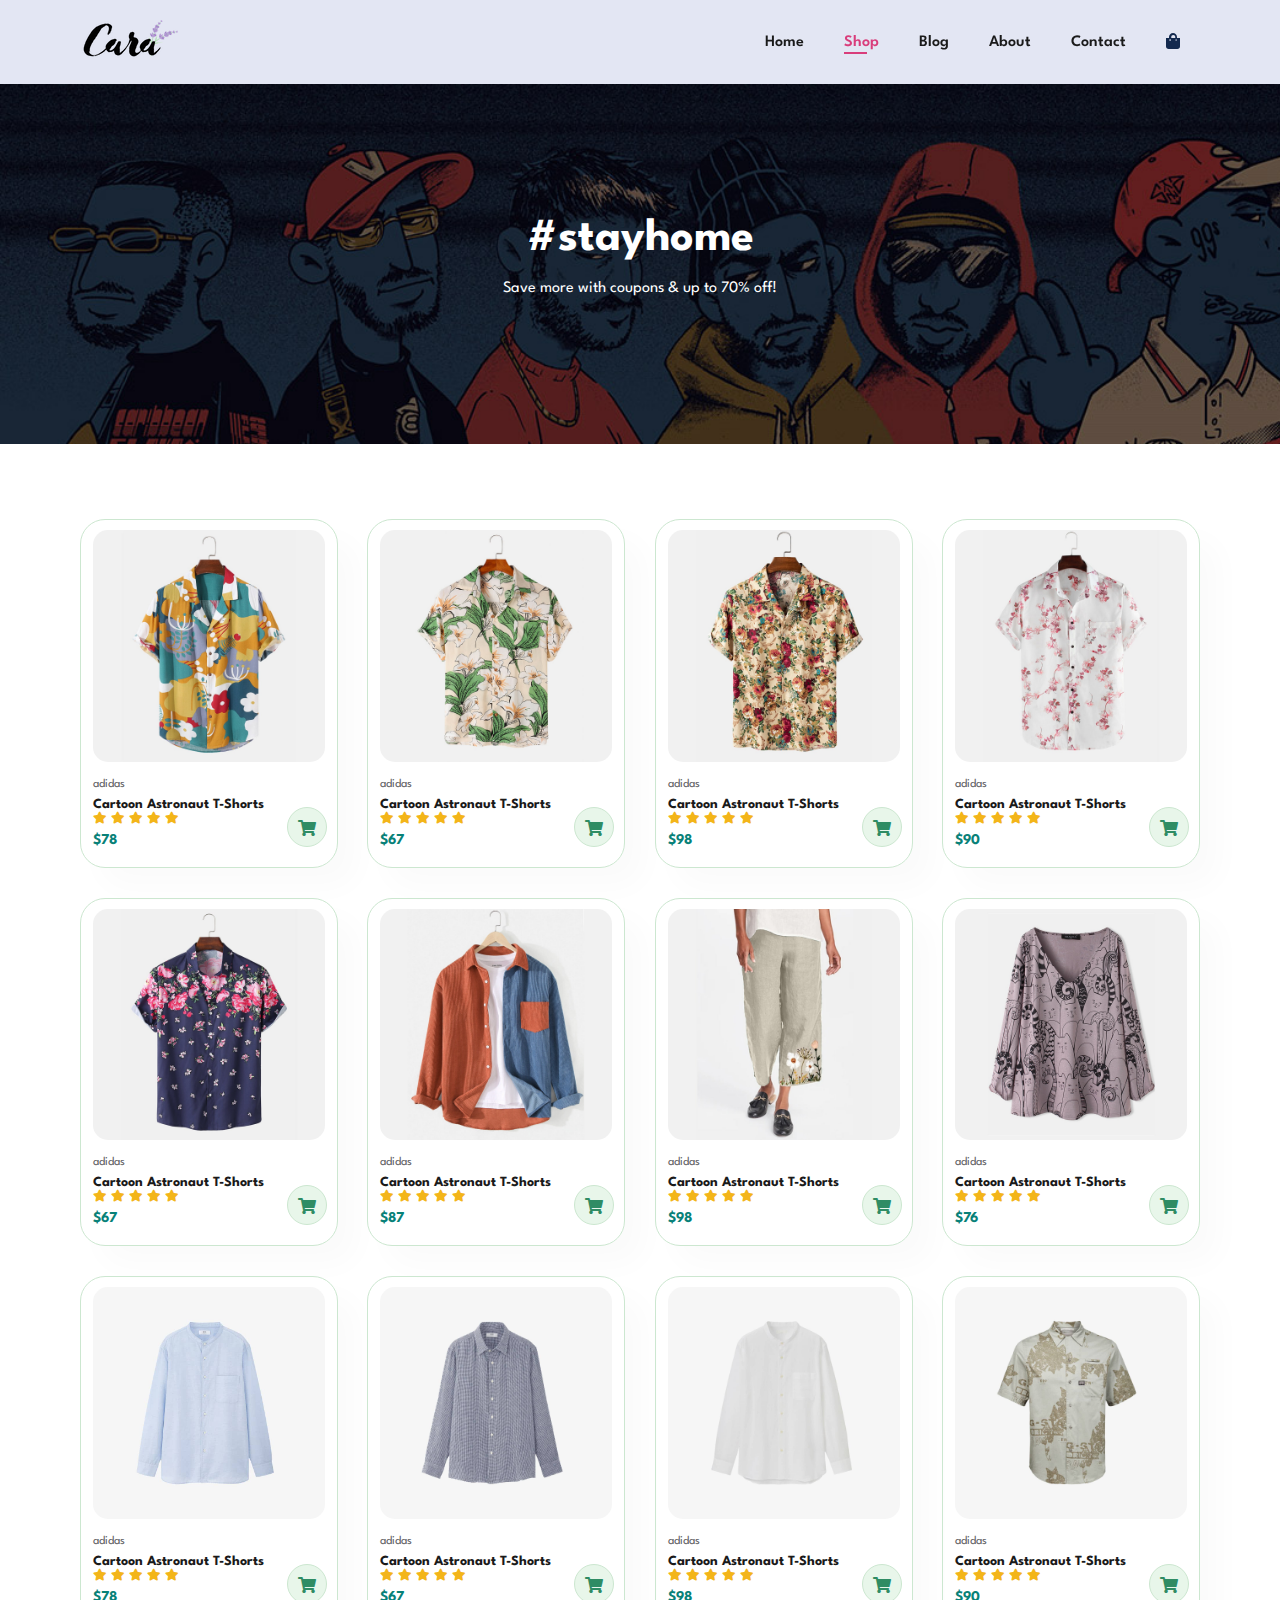
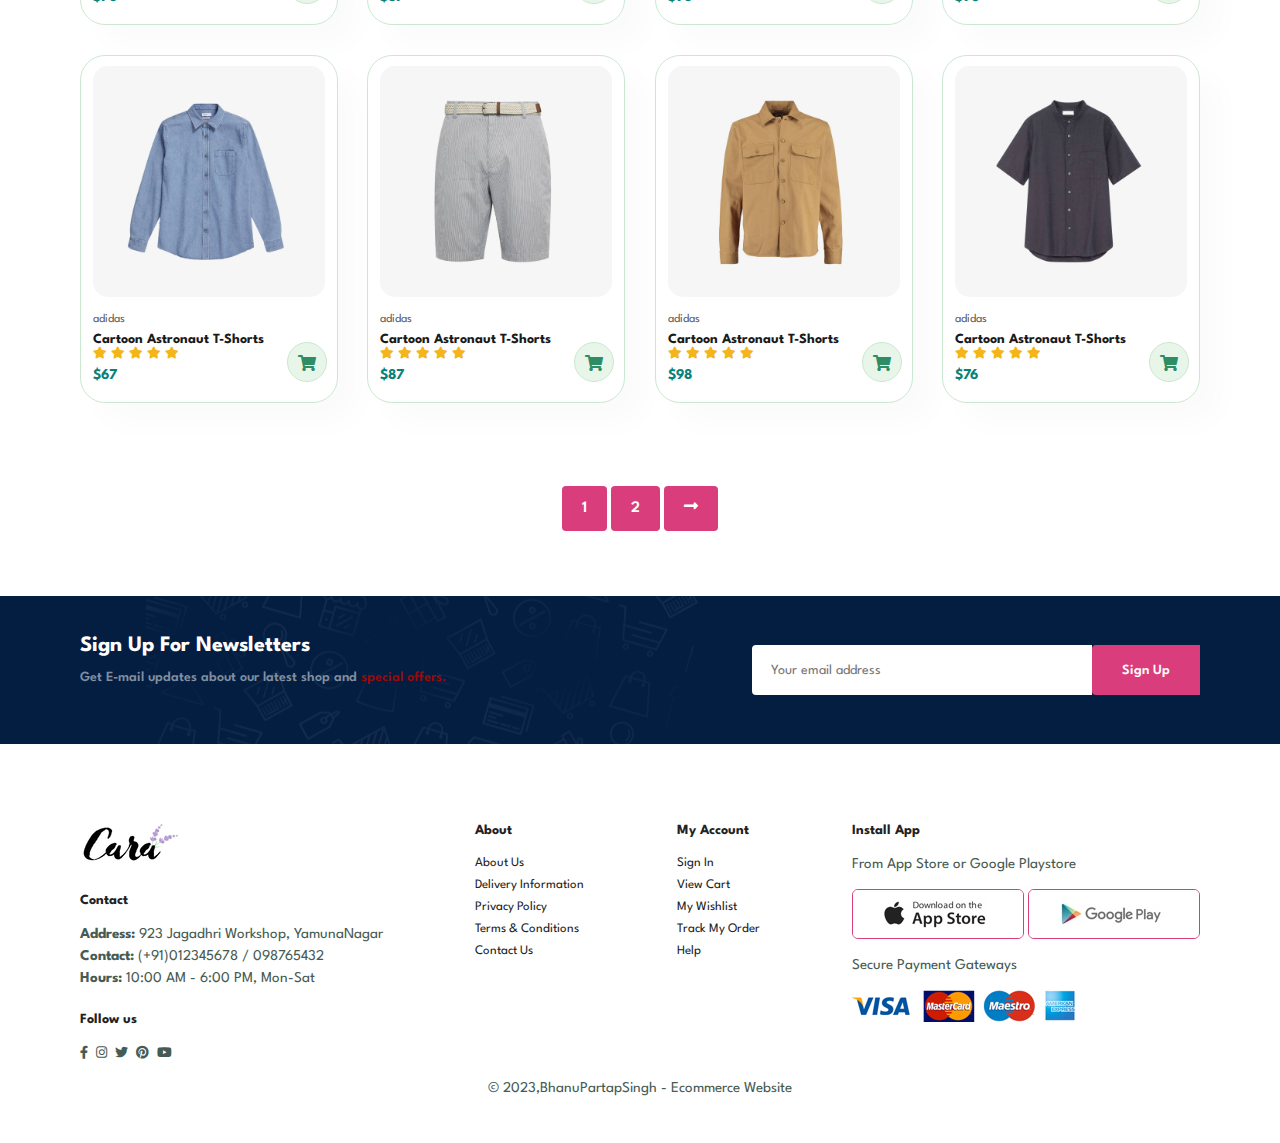
<file: shop.html>
<!DOCTYPE html>
<html lang="en">
  <head>
    <meta charset="UTF-8" />
    <meta name="viewport" content="width=device-width, initial-scale=1.0" />
    <title>E-commerce Website</title>
    <link
      rel="stylesheet"
      href="https://use.fontawesome.com/releases/v5.15.4/css/all.css"
    />

    <link rel="stylesheet" href="style.css" />
  </head>
  <body>
    <section id="header">
      <a href="#"><img src="img/logo2.png" class="logo" alt="" /></a>

      <div>
        <ul id="navbar">
          <li><a  href="index.html">Home</a></li>
          <li><a class="active" href="shop.html">Shop</a></li>
          <li><a href="Blog.html">Blog</a></li>
          <li><a href="about.html">About</a></li>
          <li><a href="contact.html">Contact</a></li>
          <li id="lg-bag"><a href="cart.html"><i class="fas fa-shopping-bag" style="color: #13294e"></i></a></li>
          <a href="#" id="close"><i class="fas fa-times"></i></a>
        </ul>
      </div>
      <div id="mobile">
          <a href="cart.html"><i class="fas fa-shopping-bag" style="color: #13294e"></i></a>
          <i id="bar" class="fas fa-outdent"></i>
      </div>
    </section>

    <section id="page-header">
      
      <h2>#stayhome</h2>
      
      <p>Save more with coupons & up to 70% off!</p>
      
    </section>

    <section id="product1" class="section-p1">
      <div class="pro-container">
        <div class="pro" onclick="window.location.href='sproduct.html'">
          <img src="img/product/f1.jpg" alt="" />
          <div class="des">
            <span>adidas</span>
            <h5>Cartoon Astronaut T-Shorts</h5>
            <div class="star">
              <i class="fas fa-star"></i>
              <i class="fas fa-star"></i>
              <i class="fas fa-star"></i>
              <i class="fas fa-star"></i>
              <i class="fas fa-star"></i>
            </div>
            <h4>$78</h4>
          </div>
          <a href="#"><i class="fas fa-shopping-cart cart"></i></a>
        </div>
        <div class="pro">
          <img src="img/product/f2.jpg" alt="" />
          <div class="des">
            <span>adidas</span>
            <h5>Cartoon Astronaut T-Shorts</h5>
            <div class="star">
              <i class="fas fa-star"></i>
              <i class="fas fa-star"></i>
              <i class="fas fa-star"></i>
              <i class="fas fa-star"></i>
              <i class="fas fa-star"></i>
            </div>
            <h4>$67</h4>
          </div>
          <a href="#"><i class="fas fa-shopping-cart cart"></i></a>
        </div>
        <div class="pro">
          <img src="img/product/f3.jpg" alt="" />
          <div class="des">
            <span>adidas</span>
            <h5>Cartoon Astronaut T-Shorts</h5>
            <div class="star">
              <i class="fas fa-star"></i>
              <i class="fas fa-star"></i>
              <i class="fas fa-star"></i>
              <i class="fas fa-star"></i>
              <i class="fas fa-star"></i>
            </div>
            <h4>$98</h4>
          </div>
          <a href="#"><i class="fas fa-shopping-cart cart"></i></a>
        </div>
        <div class="pro">
          <img src="img/product/f4.jpg" alt="" />
          <div class="des">
            <span>adidas</span>
            <h5>Cartoon Astronaut T-Shorts</h5>
            <div class="star">
              <i class="fas fa-star"></i>
              <i class="fas fa-star"></i>
              <i class="fas fa-star"></i>
              <i class="fas fa-star"></i>
              <i class="fas fa-star"></i>
            </div>
            <h4>$90</h4>
          </div>
          <a href="#"><i class="fas fa-shopping-cart cart"></i></a>
        </div>
        <div class="pro">
          <img src="img/product/f5.jpg" alt="" />
          <div class="des">
            <span>adidas</span>
            <h5>Cartoon Astronaut T-Shorts</h5>
            <div class="star">
              <i class="fas fa-star"></i>
              <i class="fas fa-star"></i>
              <i class="fas fa-star"></i>
              <i class="fas fa-star"></i>
              <i class="fas fa-star"></i>
            </div>
            <h4>$67</h4>
          </div>
          <a href="#"><i class="fas fa-shopping-cart cart"></i></a>
        </div>
        <div class="pro">
          <img src="img/product/f6.jpg" alt="" />
          <div class="des">
            <span>adidas</span>
            <h5>Cartoon Astronaut T-Shorts</h5>
            <div class="star">
              <i class="fas fa-star"></i>
              <i class="fas fa-star"></i>
              <i class="fas fa-star"></i>
              <i class="fas fa-star"></i>
              <i class="fas fa-star"></i>
            </div>
            <h4>$87</h4>
          </div>
          <a href="#"><i class="fas fa-shopping-cart cart"></i></a>
        </div>
        <div class="pro">
          <img src="img/product/f7.jpg" alt="" />
          <div class="des">
            <span>adidas</span>
            <h5>Cartoon Astronaut T-Shorts</h5>
            <div class="star">
              <i class="fas fa-star"></i>
              <i class="fas fa-star"></i>
              <i class="fas fa-star"></i>
              <i class="fas fa-star"></i>
              <i class="fas fa-star"></i>
            </div>
            <h4>$98</h4>
          </div>
          <a href="#"><i class="fas fa-shopping-cart cart"></i></a>
        </div>
        <div class="pro">
          <img src="img/product/f8.jpg" alt="" />
          <div class="des">
            <span>adidas</span>
            <h5>Cartoon Astronaut T-Shorts</h5>
            <div class="star">
              <i class="fas fa-star"></i>
              <i class="fas fa-star"></i>
              <i class="fas fa-star"></i>
              <i class="fas fa-star"></i>
              <i class="fas fa-star"></i>
            </div>
            <h4>$76</h4>
          </div>
          <a href="#"><i class="fas fa-shopping-cart cart"></i></a>
        </div>

        <div class="pro">
          <img src="img/product/n1.jpg" alt="" />
          <div class="des">
            <span>adidas</span>
            <h5>Cartoon Astronaut T-Shorts</h5>
            <div class="star">
              <i class="fas fa-star"></i>
              <i class="fas fa-star"></i>
              <i class="fas fa-star"></i>
              <i class="fas fa-star"></i>
              <i class="fas fa-star"></i>
            </div>
            <h4>$78</h4>
          </div>
          <a href="#"><i class="fas fa-shopping-cart cart"></i></a>
        </div>
        <div class="pro">
          <img src="img/product/n2.jpg" alt="" />
          <div class="des">
            <span>adidas</span>
            <h5>Cartoon Astronaut T-Shorts</h5>
            <div class="star">
              <i class="fas fa-star"></i>
              <i class="fas fa-star"></i>
              <i class="fas fa-star"></i>
              <i class="fas fa-star"></i>
              <i class="fas fa-star"></i>
            </div>
            <h4>$67</h4>
          </div>
          <a href="#"><i class="fas fa-shopping-cart cart"></i></a>
        </div>
        <div class="pro">
          <img src="img/product/n3.jpg" alt="" />
          <div class="des">
            <span>adidas</span>
            <h5>Cartoon Astronaut T-Shorts</h5>
            <div class="star">
              <i class="fas fa-star"></i>
              <i class="fas fa-star"></i>
              <i class="fas fa-star"></i>
              <i class="fas fa-star"></i>
              <i class="fas fa-star"></i>
            </div>
            <h4>$98</h4>
          </div>
          <a href="#"><i class="fas fa-shopping-cart cart"></i></a>
        </div>
        <div class="pro">
          <img src="img/product/n4.jpg" alt="" />
          <div class="des">
            <span>adidas</span>
            <h5>Cartoon Astronaut T-Shorts</h5>
            <div class="star">
              <i class="fas fa-star"></i>
              <i class="fas fa-star"></i>
              <i class="fas fa-star"></i>
              <i class="fas fa-star"></i>
              <i class="fas fa-star"></i>
            </div>
            <h4>$90</h4>
          </div>
          <a href="#"><i class="fas fa-shopping-cart cart"></i></a>
        </div>
        <div class="pro">
          <img src="img/product/n5.jpg" alt="" />
          <div class="des">
            <span>adidas</span>
            <h5>Cartoon Astronaut T-Shorts</h5>
            <div class="star">
              <i class="fas fa-star"></i>
              <i class="fas fa-star"></i>
              <i class="fas fa-star"></i>
              <i class="fas fa-star"></i>
              <i class="fas fa-star"></i>
            </div>
            <h4>$67</h4>
          </div>
          <a href="#"><i class="fas fa-shopping-cart cart"></i></a>
        </div>
        <div class="pro">
          <img src="img/product/n6.jpg" alt="" />
          <div class="des">
            <span>adidas</span>
            <h5>Cartoon Astronaut T-Shorts</h5>
            <div class="star">
              <i class="fas fa-star"></i>
              <i class="fas fa-star"></i>
              <i class="fas fa-star"></i>
              <i class="fas fa-star"></i>
              <i class="fas fa-star"></i>
            </div>
            <h4>$87</h4>
          </div>
          <a href="#"><i class="fas fa-shopping-cart cart"></i></a>
        </div>
        <div class="pro">
          <img src="img/product/n7.jpg" alt="" />
          <div class="des">
            <span>adidas</span>
            <h5>Cartoon Astronaut T-Shorts</h5>
            <div class="star">
              <i class="fas fa-star"></i>
              <i class="fas fa-star"></i>
              <i class="fas fa-star"></i>
              <i class="fas fa-star"></i>
              <i class="fas fa-star"></i>
            </div>
            <h4>$98</h4>
          </div>
          <a href="#"><i class="fas fa-shopping-cart cart"></i></a>
        </div>
        <div class="pro">
          <img src="img/product/n8.jpg" alt="" />
          <div class="des">
            <span>adidas</span>
            <h5>Cartoon Astronaut T-Shorts</h5>
            <div class="star">
              <i class="fas fa-star"></i>
              <i class="fas fa-star"></i>
              <i class="fas fa-star"></i>
              <i class="fas fa-star"></i>
              <i class="fas fa-star"></i>
            </div>
            <h4>$76</h4>
          </div>
          <a href="#"><i class="fas fa-shopping-cart cart"></i></a>
        </div>
      </div>
    </section>

    <section id="pagination" class="section-p1">
        <a href="#">1</a>
        <a href="#">2</a>
        <a href="#"><i class="fas fa-long-arrow-alt-right"></i></a>
    </section>

    <section id="newsletters" class="section-p1 section-m1">
      <div class="newstext">
        <h4>Sign Up For Newsletters</h4>
        <p>
          Get E-mail updates about our latest shop and
          <span>special offers.</span>
        </p>
      </div>
      <div class="form">
        <input type="text" placeholder="Your email address" />
        <button class="normal">Sign Up</button>
      </div>
    </section>

    <footer class="section-p1">
      <div class="col">
        <img class="logo" src="img/logo2.png" alt="" />
        <h4>Contact</h4>
        <p><strong>Address:</strong> 923 Jagadhri Workshop, YamunaNagar</p>
        <p><strong>Contact:</strong> (+91)012345678 / 098765432</p>
        <p><strong>Hours:</strong> 10:00 AM - 6:00 PM, Mon-Sat</p>
        <div class="follow">
          <h4>Follow us</h4>
          <div class="icon">
            <a href="#"><i class="fab fa-facebook-f"></i></a>
            <a href="#"><i class="fab fa-instagram"></i></a>
            <a href="#"><i class="fab fa-twitter"></i></a>
            <a href="#"><i class="fab fa-pinterest"></i></a>
            <a href="#"><i class="fab fa-youtube"></i></a>
          </div>
        </div>
      </div>

      <div class="col">
        <h4>About</h4>
        <a href="#">About Us</a>
        <a href="#">Delivery Information</a>
        <a href="#">Privacy Policy</a>
        <a href="#">Terms & Conditions</a>
        <a href="#">Contact Us</a>
      </div>
      <div class="col">
        <h4>My Account</h4>
        <a href="#">Sign In</a>
        <a href="#">View Cart</a>
        <a href="#">My Wishlist</a>
        <a href="#">Track My Order</a>
        <a href="#">Help</a>
      </div>
      <div class="col install">
        <h4>Install App</h4>
        <p>From App Store or Google Playstore</p>
        <div class="row">
          <img src="img/pay/app.jpg" alt="" />
          <img src="img/pay/play.jpg" alt="" />
        </div>
        <p>Secure Payment Gateways</p>
        <img src="img/pay/pay.png" alt="" />
      </div>
      <div class="copyright">
          <p>  &copy; 2023,BhanuPartapSingh - Ecommerce Website</p>
        </div>
    </footer>
    <script src="script.js"></script>
  </body>
</html>
</file>
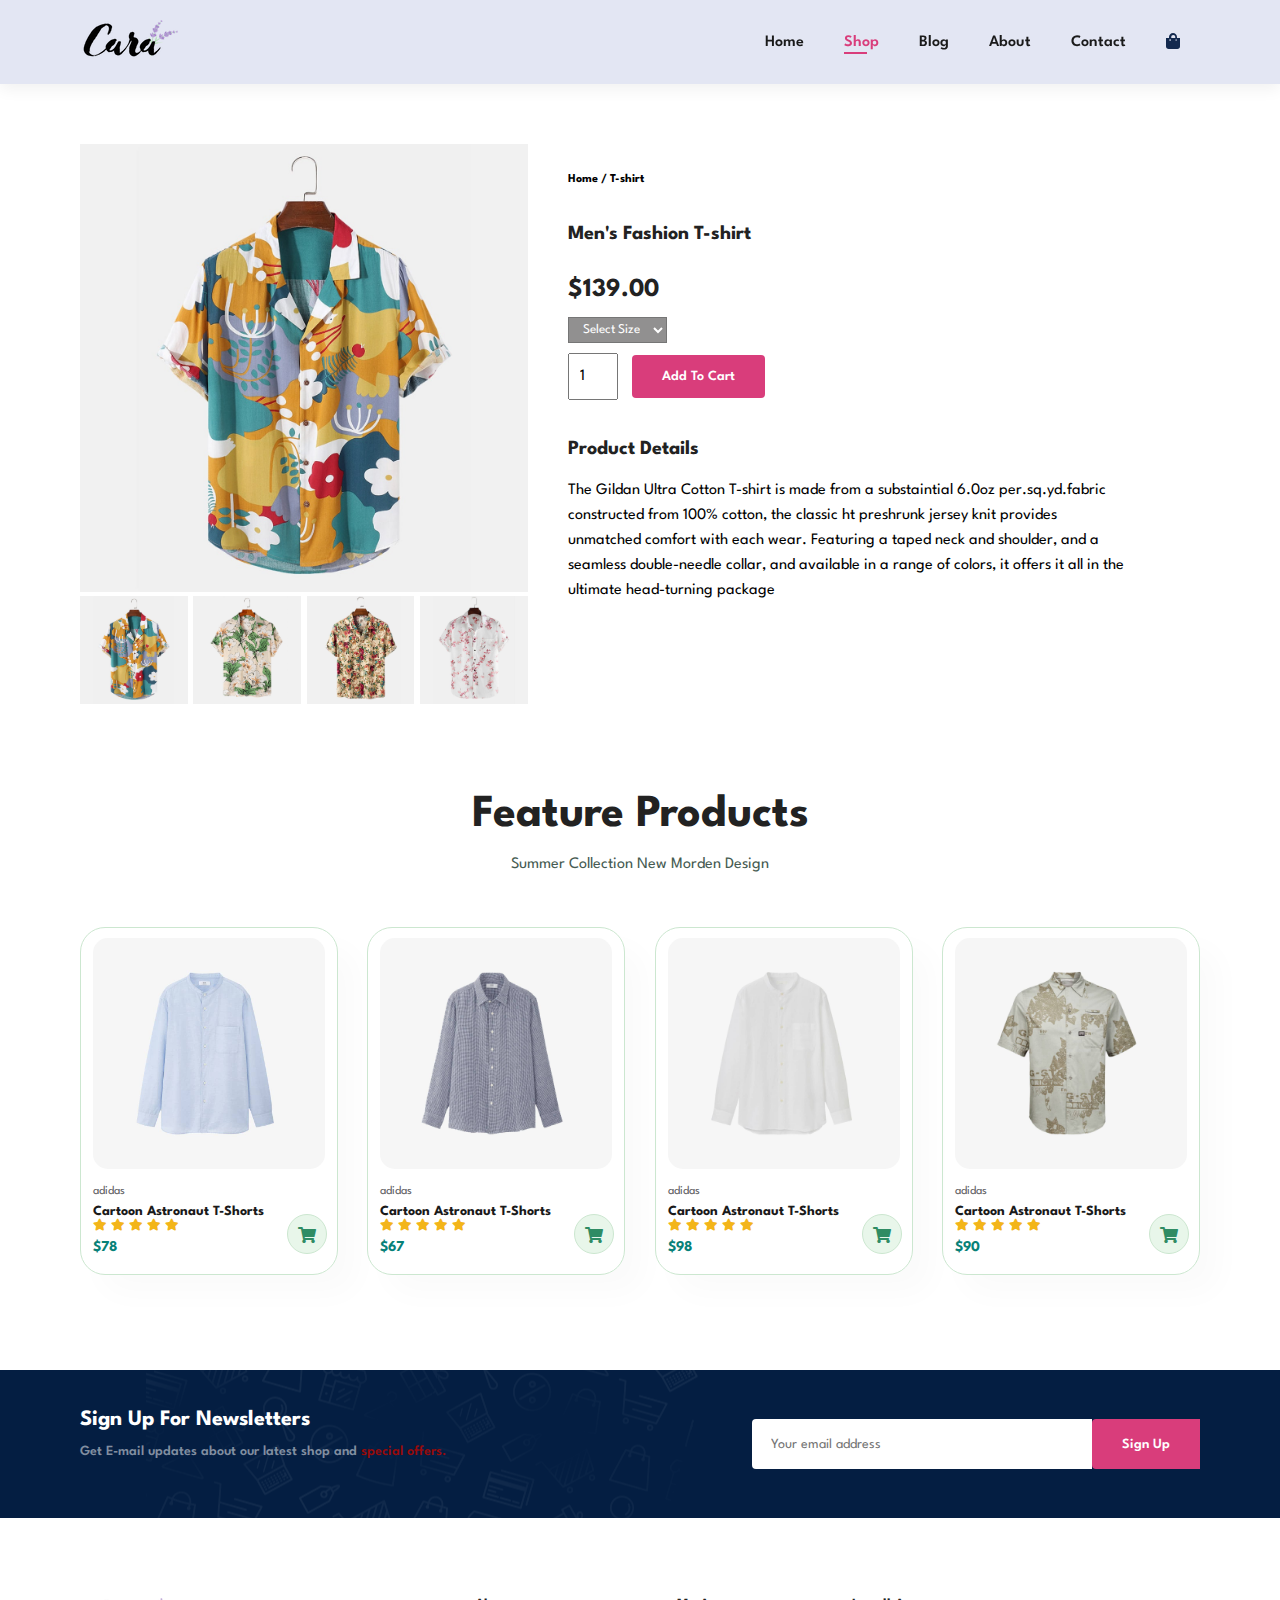
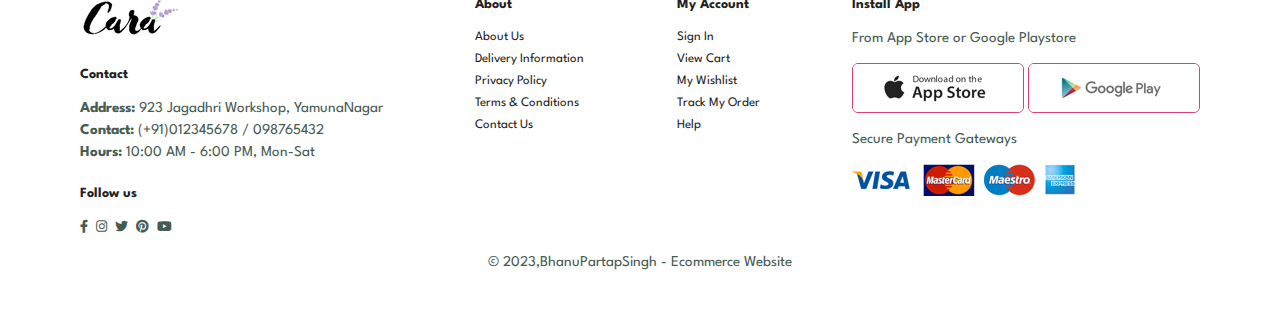
<file: sproduct.html>
<!DOCTYPE html>
<html lang="en">
  <head>
    <meta charset="UTF-8" />
    <meta name="viewport" content="width=device-width, initial-scale=1.0" />
    <title>E-commerce Website</title>
    <link
      rel="stylesheet"
      href="https://use.fontawesome.com/releases/v5.15.4/css/all.css"
    />

    <link rel="stylesheet" href="style.css" />
  </head>
  <body>
    <section id="header">
      <a href="#"><img src="img/logo2.png" class="logo" alt="" /></a>

      <div>
        <ul id="navbar">
          <li><a href="index.html">Home</a></li>
          <li><a class="active" href="shop.html">Shop</a></li>
          <li><a href="Blog.html">Blog</a></li>
          <li><a href="about.html">About</a></li>
          <li><a href="contact.html">Contact</a></li>
          <li id="lg-bag">
            <a href="cart.html"
              ><i class="fas fa-shopping-bag" style="color: #13294e"></i
            ></a>
          </li>
          <a href="#" id="close"><i class="fas fa-times"></i></a>
        </ul>
      </div>
      <div id="mobile">
        <a href="cart.html"
          ><i class="fas fa-shopping-bag" style="color: #13294e"></i
        ></a>
        <i id="bar" class="fas fa-outdent"></i>
      </div>
    </section>

    <section id="pro-details" class="section-p1">
        <div class="single-pro-image">
            <img src="img/product/f1.jpg" width="100%"  id="MainImg" alt="">
            <div class="small-img-group">
                <div class="small-image-col">
                    <img src="img/product/f1.jpg" width="100%"  class="small-img" alt="">
                </div>
                <div class="small-image-col">
                    <img src="img/product/f2.jpg" width="100%"  class="small-img" alt="">
                </div>
                <div class="small-image-col">
                    <img src="img/product/f3.jpg" width="100%"  class="small-img" alt="">
                </div>
                <div class="small-image-col">
                    <img src="img/product/f4.jpg" width="100%"  class="small-img" alt="">
                </div>
            </div>
        </div>
        <div class="single-pro-details">
            <h6>Home / T-shirt</h6>
            <h4>Men's Fashion T-shirt</h4>
            <h2>$139.00</h2>
            <select >
                <option >Select Size</option>
                <option >XL</option>
                <option >XXL</option>
                <option >Large</option>
                <option >Medium</option>
                <option >Small</option>
            </select>
            <input type="number" value="1">
            <button class="normal">Add To Cart</button>
            <h4>Product Details</h4>
            <span>The Gildan Ultra Cotton T-shirt is made from a substaintial 6.0oz per.sq.yd.fabric constructed from 100% cotton, the classic ht preshrunk jersey knit provides unmatched comfort with each wear. Featuring a taped neck and shoulder, and a seamless double-needle collar, and available in a range of colors, it offers it all in the ultimate head-turning package</span>
        </div>
    </section>

    <section id="product1" class="section-p1">
        <h2>Feature Products</h2>
        <p>Summer Collection New Morden Design</p>
        <div class="pro-container">
          <div class="pro">
            <img src="img/product/n1.jpg" alt="" />
            <div class="des">
              <span>adidas</span>
              <h5>Cartoon Astronaut T-Shorts</h5>
              <div class="star">
                <i class="fas fa-star"></i>
                <i class="fas fa-star"></i>
                <i class="fas fa-star"></i>
                <i class="fas fa-star"></i>
                <i class="fas fa-star"></i>
              </div>
              <h4>$78</h4>
            </div>
            <a href="#"><i class="fas fa-shopping-cart cart"></i></a>
          </div>
          <div class="pro">
            <img src="img/product/n2.jpg" alt="" />
            <div class="des">
              <span>adidas</span>
              <h5>Cartoon Astronaut T-Shorts</h5>
              <div class="star">
                <i class="fas fa-star"></i>
                <i class="fas fa-star"></i>
                <i class="fas fa-star"></i>
                <i class="fas fa-star"></i>
                <i class="fas fa-star"></i>
              </div>
              <h4>$67</h4>
            </div>
            <a href="#"><i class="fas fa-shopping-cart cart"></i></a>
          </div>
          <div class="pro">
            <img src="img/product/n3.jpg" alt="" />
            <div class="des">
              <span>adidas</span>
              <h5>Cartoon Astronaut T-Shorts</h5>
              <div class="star">
                <i class="fas fa-star"></i>
                <i class="fas fa-star"></i>
                <i class="fas fa-star"></i>
                <i class="fas fa-star"></i>
                <i class="fas fa-star"></i>
              </div>
              <h4>$98</h4>
            </div>
            <a href="#"><i class="fas fa-shopping-cart cart"></i></a>
          </div>
          <div class="pro">
            <img src="img/product/n4.jpg" alt="" />
            <div class="des">
              <span>adidas</span>
              <h5>Cartoon Astronaut T-Shorts</h5>
              <div class="star">
                <i class="fas fa-star"></i>
                <i class="fas fa-star"></i>
                <i class="fas fa-star"></i>
                <i class="fas fa-star"></i>
                <i class="fas fa-star"></i>
              </div>
              <h4>$90</h4>
            </div>
            <a href="#"><i class="fas fa-shopping-cart cart"></i></a>
          </div>
        </div>
      </section>
    <section id="newsletters" class="section-p1 section-m1">
      <div class="newstext">
        <h4>Sign Up For Newsletters</h4>
        <p>
          Get E-mail updates about our latest shop and
          <span>special offers.</span>
        </p>
      </div>
      <div class="form">
        <input type="text" placeholder="Your email address" />
        <button class="normal">Sign Up</button>
      </div>
    </section>

    <footer class="section-p1">
      <div class="col">
        <img class="logo" src="img/logo2.png" alt="" />
        <h4>Contact</h4>
        <p><strong>Address:</strong> 923 Jagadhri Workshop, YamunaNagar</p>
        <p><strong>Contact:</strong> (+91)012345678 / 098765432</p>
        <p><strong>Hours:</strong> 10:00 AM - 6:00 PM, Mon-Sat</p>
        <div class="follow">
          <h4>Follow us</h4>
          <div class="icon">
            <a href="#"><i class="fab fa-facebook-f"></i></a>
            <a href="#"><i class="fab fa-instagram"></i></a>
            <a href="#"><i class="fab fa-twitter"></i></a>
            <a href="#"><i class="fab fa-pinterest"></i></a>
            <a href="#"><i class="fab fa-youtube"></i></a>
          </div>
        </div>
      </div>

      <div class="col">
        <h4>About</h4>
        <a href="#">About Us</a>
        <a href="#">Delivery Information</a>
        <a href="#">Privacy Policy</a>
        <a href="#">Terms & Conditions</a>
        <a href="#">Contact Us</a>
      </div>
      <div class="col">
        <h4>My Account</h4>
        <a href="#">Sign In</a>
        <a href="#">View Cart</a>
        <a href="#">My Wishlist</a>
        <a href="#">Track My Order</a>
        <a href="#">Help</a>
      </div>
      <div class="col install">
        <h4>Install App</h4>
        <p>From App Store or Google Playstore</p>
        <div class="row">
          <img src="img/pay/app.jpg" alt="" />
          <img src="img/pay/play.jpg" alt="" />
        </div>
        <p>Secure Payment Gateways</p>
        <img src="img/pay/pay.png" alt="" />
      </div>
      <div class="copyright">
        <p>&copy; 2023,BhanuPartapSingh - Ecommerce Website</p>
      </div>
    </footer>

    <script>
        var MainImg = document.getElementById("MainImg");
        var smallimg = document.getElementsByClassName("small-img");

        smallimg[0].onclick = function(){
            MainImg.src = smallimg[0].src;
        }
        smallimg[1].onclick = function(){
            MainImg.src = smallimg[1].src;
        }
        smallimg[2].onclick = function(){
            MainImg.src = smallimg[2].src;
        }
        smallimg[3].onclick = function(){
            MainImg.src = smallimg[3].src;
        }
    </script>
    <script src="script.js"></script>
  </body>
</html>
</file>
<file: style.css>
@import url("https://fonts.googleapis.com/css2?family=Spartan:wght@100;200;300;400;500;600;700;800;900&display=swap");

* {
  margin: 0;
  padding: 0;
  box-sizing: border-box;
  font-family: "Spartan", sans-serif;
}

h1 {
  font-size: 50px;
  line-height: 64px;
  color: #222;
}
h2 {
  font-size: 46px;
  line-height: 54px;
  color: #222;
}
h4 {
  font-size: 20px;
  color: #222;
}
h6 {
  font-weight: 700;
  font-size: 12px;
}

p {
  font-size: 16px;
  color: #465b52;
  margin: 15px 0 20px 0;
}

.section-p1 {
  padding: 40px 80px;
}

.section-m1 {
  margin: 40px 0;
}

button.normal {
  font-size: 14px;
  font-weight: 600;
  padding: 15px 30px;
  color: black;
  background-color: #fff;
  border-radius: 4px;
  cursor: pointer;
  border: none;
  outline: none;
  transition: 0.2s;
}
button.white {
  font-size: 13px;
  font-weight: 600;
  padding: 11px 18px;
  color: rgb(255, 255, 255);
  background-color: transparent;
  cursor: pointer;
  border: 1px solid white;
  outline: none;
  transition: 0.2s;
}
body {
  width: 100%;
}

/* Header start */
#header {
  display: flex;
  align-items: center;
  justify-content: space-between;
  padding: 20px 80px;
  background: #e3e6f3;
  box-shadow: 0 5px 15px rgba(0, 0, 0, 0.06);
  z-index: 999;
  position: sticky;
  top: 0;
  left: 0;
}

#navbar {
  display: flex;
  align-items: center;
  justify-content: center;
}
#navbar.active {
  right: 0px;
}
#navbar li {
  list-style: none;
  padding: 0 20px;
  position: relative;
}
#navbar li a {
  text-decoration: none;
  font-size: 16px;
  font-weight: 600;
  color: #1a1a1a;
  transition: 0.3s ease;
}

#navbar li a:hover,
#navbar li a.active {
  color: rgb(217, 61, 123);
}
#navbar li a.active::after,
#navbar li a:hover::after {
  content: "";
  width: 30%;
  height: 2px;
  background: rgb(217, 61, 123);
  position: absolute;
  bottom: -4px;
  left: 20px;
}

#mobile {
  display: none;
  align-items: center;
}

#close {
  display: none;
}
/* Home page  */

#hero {
  background-image: url("img/hero4.png");
  height: 90vh;
  width: 100%;
  background-position: top 25% right 0;
  padding: 0 80px;
  display: flex;
  flex-direction: column;
  align-items: flex-start;
  justify-content: center;
}

#hero h4 {
  padding-bottom: 15px;
}
#hero h1 {
  color: rgb(217, 61, 123);
}

#hero button {
  background-image: url(img/button.png);
  background-color: transparent;
  color: rgb(217, 61, 123);
  border: 0;
  padding: 14px 80px 14px 65px;
  background-repeat: no-repeat;
  cursor: pointer;
  font-weight: 700;
  font-style: 15px;
}
#feature {
  display: flex;
  align-items: center;
  justify-content: space-between;
  flex-wrap: wrap;
}

#feature .fe-box {
  width: 180px;
  text-align: center;
  padding: 25px 15px;
  box-shadow: 20px 20px 34px rgba(0, 0, 0, 0.03);
  border: 1px solid #cce7d0;
  border-radius: 4px;
  margin: 15px 0;
}

#feature .fe-box:hover {
  box-shadow: 10px 10px 54px rgba(34, 32, 118, 0.214);
  transition: 0.5s ease-in-out;
  cursor: pointer;
}

#feature .fe-box img {
  width: 100%;
  margin-bottom: 10px;
}
#feature .fe-box h6 {
  display: inline-block;
  padding: 9px 8px 6px 8px;
  line-height: 1;
  border-radius: 4px;
  color: rgb(217, 61, 123);
  background-color: #fddde4;
}

#feature .fe-box:nth-child(2) h6 {
  background-color: rgba(81, 157, 188, 0.745);
}
#feature .fe-box:nth-child(3) h6 {
  background-color: rgba(235, 235, 66, 0.745);
}
#feature .fe-box:nth-child(4) h6 {
  background-color: rgba(226, 121, 142, 0.745);
}
#feature .fe-box:nth-child(5) h6 {
  background-color: rgba(71, 190, 139, 0.745);
}
#feature .fe-box:nth-child(6) h6 {
  background-color: rgba(174, 140, 201, 0.745);
}

#product1 {
  text-align: center;
}
#product1 .pro-container {
  display: flex;
  justify-content: space-between;
  padding-top: 20px;
  flex-wrap: wrap;
}

#product1 .pro {
  width: 23%;
  min-width: 250px;
  padding: 10px 12px;
  border: 1px solid #cce7d0;
  border-radius: 25px;
  cursor: pointer;
  box-shadow: 20px 20px 30px rgba(0, 0, 0, 0.02);
  margin: 15px 0;
  transition: 0.2s ease;
  position: relative;
}
#product1 .pro:hover {
  box-shadow: 20px 20px 30px rgba(0, 0, 0, 0.09);
}
#product1 .pro img {
  width: 100%;
  border-radius: 15px;
}
#product1 .pro .des {
  text-align: start;
  padding: 10px 0;
}
#product1 .pro .des span {
  color: #606063;
  font-size: 12px;
}

#product1 .pro .des h5 {
  padding-top: 7px;
  color: #1a1a1a;
  font-size: 14px;
}

#product1 .pro .des i {
  font-size: 12px;
  color: rgba(243, 181, 25);
}
#product1 .pro .des h4 {
  padding-top: 7px;
  font-size: 15px;
  font-weight: 700;
  color: #088178;
}

#product1 .pro .cart {
  width: 40px;
  height: 40px;
  line-height: 40px;
  border-radius: 40px;
  background-color: #e8f6ea;
  font-weight: 700;
  color: #2f8c64;
  border: 1px solid #cce7d0;
  position: absolute;
  bottom: 20px;
  right: 10px;
}

#banner {
  display: flex;
  flex-direction: column;
  justify-content: center;
  align-items: center;
  text-align: center;
  background-image: url("img/banner/b2.jpg");
  width: 100%;
  height: 40vh;
  background-size: cover;
  background-position: center;
}

#banner h4 {
  color: #fff;
  font-size: 16px;
}
#banner h2 {
  color: #fff;
  font-size: 30px;
  padding: 10px 0;
}
#banner h2 span {
  color: #ef3636;
  font-size: 30px;
}

#banner button:hover {
  background-color: #088178;
  color: #fff;
}

#sm-banner {
  display: flex;
  justify-content: space-between;
  flex-wrap: wrap;
}
#sm-banner .banner-box {
  display: flex;
  flex-direction: column;
  justify-content: center;
  align-items: flex-start;
  background-image: url("img/banner/b17.jpg");
  width: 650px;
  height: 50vh;
  background-size: cover;
  background-position: center;
  padding: 30px;
}
#sm-banner .banner-box2 {
  display: flex;
  flex-direction: column;
  justify-content: center;
  align-items: flex-start;
  background-image: url("img/banner/b10.jpg");
  width: 650px;
  height: 50vh;
  background-size: cover;
  background-position: center;
  padding: 30px;
}
#sm-banner h4 {
  color: #fff;
  font-size: 20px;
  font-weight: 300;
}
#sm-banner h2 {
  color: #fff;
  font-size: 28px;
  font-weight: 800;
}
#sm-banner span {
  color: #fff;
  font-size: 14px;
  font-weight: 500;
  padding-bottom: 15px;
}

#sm-banner .banner-box:hover button {
  background-color: rgb(217, 61, 123);
  border: 1px solid rgb(217, 61, 123);
}

#banner3 {
  display: flex;
  justify-content: space-between;
  flex-wrap: wrap;
  padding: 0 80px;
}

#banner3 .banner-box {
  display: flex;
  flex-direction: column;
  justify-content: center;
  align-items: flex-start;
  background-image: url("img/banner/b7.jpg");
  min-width: 30%;
  height: 30vh;
  background-size: cover;
  background-position: center;
  padding: 20px;
  margin-bottom: 20px;
}
#banner3 .banner-box2 {
  background-image: url("img/banner/b4.jpg");
}
#banner3 .banner-box3 {
  background-image: url("img/banner/b18.jpg");
}

#banner3 h2 {
  color: #fff;
  font-weight: 900;
  font-size: 22px;
}
#banner3 h3 {
  color: #d4248b;
  font-weight: 800;
  font-size: 15px;
}

#newsletters {
  display: flex;
  justify-content: space-between;
  flex-wrap: wrap;
  align-items: center;
  background-image: url("img/banner/b14.png");
  background-repeat: no-repeat;
  background-position: 20% 30%;
  background-color: #041e42;
}

#newsletters h4 {
  font-size: 22px;
  font-weight: 700;
  color: #fff;
}
#newsletters p {
  font-size: 14px;
  font-weight: 600;
  color: #818ea0;
}
#newsletters p span {
  color: rgb(152, 10, 10);
}

#newsletters .form {
  display: flex;
  width: 40%;
}
#newsletters input {
  height: 3.125rem;
  padding: 0 1.25em;
  font-size: 14px;
  width: 100%;
  border: 1px solid transparent;
  border-radius: 4px;
  outline: none;
  border-top-right-radius: 0;
  border-bottom-right-radius: 0;
}

#newsletters button {
  background-color: rgb(217, 61, 123);
  color: white;
  white-space: nowrap;
  border-top-right-radius: 0;
  border-bottom-right-radius: 0;
}

footer {
  display: flex;
  flex-wrap: wrap;
  justify-content: space-between;
}
footer .col {
  display: flex;
  flex-direction: column;
  align-items: flex-start;
  margin-bottom: 20px;
}

footer .logo {
  margin-bottom: 30px;
}
footer h4 {
  font-size: 14px;
  padding-bottom: 20px;
}
footer p {
  font-size: 15px;
  margin: 0 0 8px 0;
}
footer a {
  font-size: 13px;
  text-decoration: none;
  color: #222;
  margin-bottom: 10px;
}

footer .follow {
  margin-top: 20px;
}
footer .follow i {
  color: #465b52;
  padding-right: 4px;
  cursor: pointer;
}

footer .install .row img {
  border: 1px solid rgb(217, 61, 123);
  border-radius: 6px;
}
footer .install img {
  margin: 10px 0 15px 0;
}

footer .follow i:hover,
footer a:hover {
  color: rgb(217, 61, 123);
}

footer .copyright {
  width: 100%;
  text-align: center;
}

/*            shop page            */
#page-header {
  background-image: url("img/banner/b1.jpg");
  width: 100%;
  height: 40vh;
  background-size: cover;
  display: flex;
  justify-content: center;
  text-align: center;
  flex-direction: column;
  padding: 14px;
}
#page-header h2,
#page-header p {
  color: #fff;
}

#pagination {
  text-align: center;
}
#pagination a {
  text-decoration: none;
  background-color: rgb(217, 61, 123);
  padding: 15px 20px;
  border-radius: 4px;
  color: #fff;
  font-weight: 600;
}
#pagination a i {
  font-size: 16px;
  font-weight: 600;
}

/*                  single product               */

#pro-details {
  display: flex;
  margin-top: 20px;
}
#pro-details .single-pro-image {
  width: 40%;
  margin-right: 40px;
}

.small-img-group {
  display: flex;
  justify-content: space-between;
}
.small-image-col {
  flex-basis: 24%;
  cursor: pointer;
}
#pro-details .single-pro-details {
  width: 50%;
  padding-top: 30px;
}
#pro-details .single-pro-details h4 {
  padding: 40px 0 20px 0;
}
#pro-details .single-pro-details h2 {
  font-size: 26px;
}
#pro-details .single-pro-details select {
  display: block;
  padding: 5px 10px;
  margin-bottom: 10px;
  background-color: rgb(145, 144, 144);
  color: #fff;
}

#pro-details .single-pro-details input {
  width: 50px;
  height: 47px;
  padding-left: 10px;
  font-size: 16px;
  margin-right: 10px;
}
#pro-details .single-pro-details input:focus {
  outline: none;
}
#pro-details .single-pro-details button {
  background: rgb(217, 61, 123);
  color: #fff;
}

#pro-details .single-pro-details span {
  line-height: 25px;
}

/*           blog page              */

#page-header.blog-header {
  background-image: url("img/banner/b19.jpg");
}

#blog {
  padding: 150px 150px 0 150px;
}

#blog .blog-box {
  display: flex;
  align-items: center;
  width: 100%;
  position: relative;
  padding-bottom: 90px;
}

#blog .blog-img {
  width: 50%;
  margin-right: 40px;
}

#blog img {
  width: 100%;
  height: 300px;
  object-fit: cover;
}

#blog .blog-details {
  width: 50%;
}
#blog .blog-details a {
  text-decoration: none;
  font-size: 11px;
  color: #000;
  font-weight: 700;
  position: relative;
}

#blog .blog-details a::after {
  content: "";
  width: 50px;
  height: 1px;
  background-color: #000;
  position: absolute;
  top: 4px;
  right: -60px;
}

#blog .blog-details a:hover {
  color: #d4248b;
}
#blog .blog-box h1 {
  position: absolute;
  top: -40px;
  left: 0;
  font-size: 70px;
  font-weight: 700;
  color: #c9cbce;
  z-index: -9;
}
/*                    about us                        */

#page-header.about-header {
  background-image: url("img/about/banner.png");
}

#about-head {
  display: flex;
  align-items: center;
}
#about-head img {
  width: 50%;
  height: auto;
}
#about-head div {
  padding-left: 40px;
}

#about-app {
  text-align: center;
}
#about-app .video {
  width: 70%;
  height: 100%;
  margin: 30px auto 0 auto;
}
#about-app .video video {
  width: 100%;
  height: 100%;
  border-radius: 20px;
}

/* contact page */

#contact-details {
  display: flex;
  align-items: center;
  justify-content: space-between;
}
#contact-details .details {
  width: 40%;
}
#contact-details .details span,
#form-details form span {
  font-size: 12px;
}
#contact-details .details h2,
#form-details form h2 {
  font-size: 26px;
  line-height: 35px;
  padding: 20px 0;
}
#contact-details .details h3 {
  font-size: 16px;
  padding-bottom: 15px;
}
#contact-details .details li {
  list-style: none;
  display: flex;
  padding: 10px 0;
}
#contact-details .details li i {
  font-size: 14px;
  padding-right: 22px;
}
#contact-details .details li p {
  margin: 0;
  font-size: 14px;
}
#contact-details .map {
  width: 55%;
  height: 400px;
}
#contact-details .map iframe {
  width: 100%;
  height: 100%;
}
#form-details {
  display: flex;
  justify-content: space-between;
  margin: 30px;
  padding: 80px;
  border: 1px solid #e1e1e1;
}
#form-details form {
  width: 65%;
  display: flex;
  flex-direction: column;
  align-items: flex-start;
}
#form-details form input,
#form-details form textarea {
  width: 100%;
  padding: 12px 15px;
  outline: none;
  margin-bottom: 20px;
  border: 1px solid #e1e1e1;
}
#form-details form button {
  background-color: #d4248b;
  color: white;
}
#form-details .people div {
  padding-bottom: 25px;
  display: flex;
  align-items: flex-start;
}
#form-details .people div img {
  width: 65px;
  height: 65px;
  object-fit: cover;
  margin-right: 15px;
}
#form-details .people div p {
  margin: 0;
  font-size: 13px;
  line-height: 25px;
}
#form-details .people div p span {
  display: block;
  font-size: 16px;
  font-weight: 600;
  color: #000;
}

 /*       cart     */
 #cart{
  overflow-x: auto;
 }

 #cart table{
  width: 100%;
  border-collapse: collapse;
  table-layout: fixed;
  white-space: nowrap ;
 }
 
 #cart table img{
  width: 70px;
 }

 #cart table td:nth-child(1){
   width: 100px;
   text-align: center;
 }
 #cart table td:nth-child(2){
   width: 150px;
   text-align: center;
 }
 #cart table td:nth-child(3){
   width: 250px;
   text-align: center;
 }
 #cart table td:nth-child(4),
 #cart table td:nth-child(5),
 #cart table td:nth-child(6) {
   width: 150px;
   text-align: center;
 }

 #cart table td:nth-child(5) input{
  width: 70px;
  padding: 10px 5px 10px 15px;
 }
 #cart table thead{
  border: 1px solid #e2e9e1;
  border-left: none ;
  background-repeat: none;
 }
 #cart table thead td{
  font-weight: 700;
  text-transform: uppercase;
  font-size: 13;
  padding: 18px 0;
 }

 #cart table tbody tr td{
  padding-top: 15px;
 } 

 #cart table tbody td{
  font-size: 13px;
 }

 #cart-add{
  display: flex;
  flex-wrap: wrap;
  justify-content: space-between;
 }
 #coupon{
  width: 50%;
  margin-bottom: 30px;
 }

 #coupon h3,
 #subtotal{
  padding-bottom: 15px;
 }

 #coupon input{
  padding: 10px 20px;
  outline: none;
  width: 60%;
  margin-right: 10px;
  border: 1px solid #e2e9e1;
 }

 #coupon button,
 #subtotal button{
  background-color:#d4248b;
  color: #fff;
  padding: 12px 20px;
 }

 #subtotal{
  width: 50%;
  margin-bottom: 30px;
  border: 1px solid #e2e9e1;
  padding: 30px;
 }

 #subtotal table{
   border-collapse: collapse;
   width: 100%;
   margin-bottom: 20px;
   
  }
  #subtotal table td{

    width: 50%;
    border: 1px solid solid#e2e9e1;
    padding: 10px;
    font-size: 13px;
  }


/*                       Start Media Queryc                      */

@media (max-width: 799px) {
  .section-p1 {
    padding: 40px 40px;
  }
  #navbar {
    display: flex;
    flex-direction: column;
    align-items: flex-start;
    justify-content: flex-start;
    position: fixed;
    top: 0;
    right: -300px;
    height: 100vh;
    width: 300px;
    background-color: #e3e6e3;
    box-shadow: 0 40px 60px rgba(0, 0, 0, 0.1);
    padding: 80px 0 0 10px;
    transition: 0.5s ease;
  }
  #navbar li {
    margin-bottom: 25px;
  }
  #mobile {
    display: flex;
    align-items: center;
  }
  #mobile i {
    color: black;
    font-size: 24px;
    padding-left: 20px;
  }
  #close {
    display: initial;
    position: absolute;
    top: 30px;
    left: 30px;
    color: #222;
    font-size: 24px;
  }
  #lg-bag {
    display: none;
  }
  #hero {
    height: 70vh;
    padding: 0 80px;
    background-position: top 30% right 30%;
  }
  #feature {
    justify-content: center;
  }
  #feature .fe-box {
    margin: 15px 15px;
  }
  #product1 .pro-container {
    justify-content: center;
  }
  #product1 .pro {
    margin: 20px;
  }
  #banner {
    height: 20vh;
  }
  #sm-banner .banner-box {
    min-width: 100%;
    height: 30vh;
  }
  #banner3 {
    padding: 0 40px;
  }
  #banner3 .banner-box {
    width: 27%;
  }
  #newsletters .form {
    width: 70%;
  }
  /* contact */
  #form-details {
    padding: 40px;
  }
  #form-details form {
    width: 50%;
  }
}

/*            mediaaaa            */
@media (max-width: 477px) {
  .section-p1 {
    padding: 20px;
  }
  #header {
    padding: 10px 30px;
  }
  h1 {
    font-size: 35px;
  }
  h2 {
    font-size: 30px;
  }
  #hero {
    padding: 0 20px;
    background-position: 65%;
  }
  #feature {
    justify-content: space-between;
  }
  #feature .fe-box {
    width: 155px;
    margin: 0 0 15px 0;
  }
  #product1 .pro {
    width: 100%;
  }
  #banner {
    height: 40vh;
  }
  #sm-banner .banner-box {
    height: 40vh;
  }
  #sm-banner .banner-box2 {
    margin-top: 20px;
  }
  #banner3 {
    padding: 0 20px;
  }
  #banner3 .banner-box {
    margin-top: 20px;
    width: 100%;
  }
  #newsletters {
    padding: 40px 20px;
  }
  #newsletters .form {
    width: 100%;
  }
  footer .copyright {
    text-align: start;
  }
  footer p {
    font-size: 13px;
  }

  /*           single product      */
  #pro-details {
    display: flex;
    flex-direction: column;
  }

  #pro-details .single-pro-image {
    width: 100%;
    margin-right: 0px;
  }

  #pro-details .single-pro-details {
    width: 100%;
    margin-right: 0px;
  }
  /* blog page */

  #blog {
    padding: 100px 20px 0 20px;
  }
  #blog .blog-box {
    display: flex;
    flex-direction: column;
    align-items: flex-start;
  }

  #blog .blog-img {
    width: 100%;
    margin-right: 0px;
    margin-bottom: 30px;
  }
  #blog .blog-details {
    width: 100%;
  }
  /* about us     */

  #about-head {
    flex-direction: column;
  }
  #about-head img {
    width: 100%;
    margin-bottom: 20px;
  }
  #about-head div {
    padding-left: 0;
  }

  #about-app .video {
    width: 100%;
  }

  /* contact page  */

  #contact-details{
    flex-direction: column;
  }
  #contact-details .details{
    width: 100%;
    margin-bottom: 30px;
  }
  #contact-details .map {
    width: 100%;
}
#form-details{
  margin: 10px;
  padding: 30px 10px;
  flex-wrap: wrap;
}
#form-details form{
  width: 100%;
  margin-bottom: 30px;
}
/*      cart page       */

#cart-add{
flex-direction: column;
}
#coupon{
  width: 100%;
}
#subtotal{
  width: 100%;
  padding: 20px;
}
}
</file>
